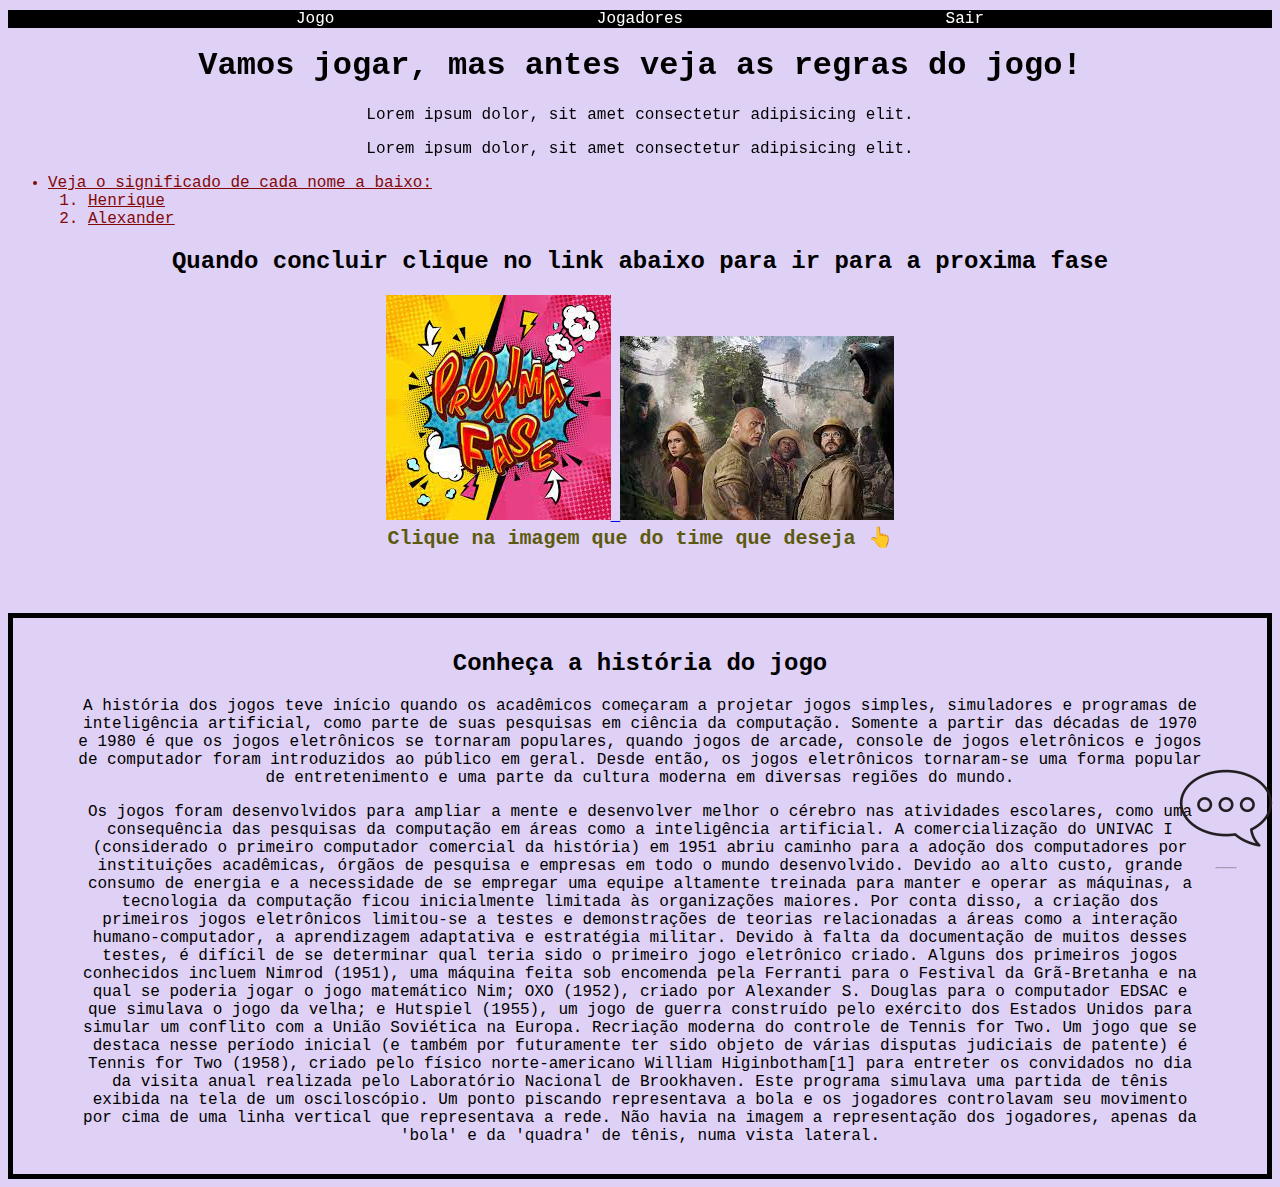
<file: aprendendo/index.html>
<!DOCTYPE html>
<html lang="pt-br">
<head>
    <meta charset='UTF-8'>
    <meta http-equiv='X-UA-Compatible' content='IE=edge'>
    <meta name='viewport' content='width=device-width, initial-scale=1'>
    <link rel="preconnect" href="https://fonts.gstatic.com">
    <link href="https://fonts.googleapis.com/css2?family=Roboto:ital,wght@1,100&display=swap" rel="stylesheet"><!-- googleFonts -->
    <link href="style.css" rel="stylesheet"> <!-- CSS -->
    <link href="https://www.makerzine.com.br/wp-content/uploads/2021/02/Kahoot_Icon.png" rel="shortcut icon"> <!-- facon -->
    <title>Kahoot!</title>
</head>

<body>
    <div class="cabecalho">
        <p>Jogo</p>
        <p>Jogadores</p>
        <p>Sair</p>
    </div>
    <h1 class="inicio"> Vamos jogar, mas antes veja as regras do jogo!</h1>
    <div class="paragrafo">
        <p class="um"> Lorem ipsum dolor, sit amet consectetur adipisicing elit. </p>
        <p class="dois"> Lorem ipsum dolor, sit amet consectetur adipisicing elit.</p>
    </div>
    
    <ul> 
        <li>Veja o significado de cada nome a baixo:</li>
            <ol>
                <a href = https://www.dicionariodenomesproprios.com.br/busca.php?=henrique><li> Henrique</li></a> 
                <a href=https://www.dicionariodenomesproprios.com.br/busca.php?q=alexander><li> Alexander</li></a>
            </ol>
    </ul>
    
    <h2> Quando concluir clique no link abaixo para ir para a proxima fase</h2>
    <div>
        <a href="index2.html" class="imagem">
            <img src="./img/proxima.jpg" alt="Proxima fase">   
            
        </a>
        <a href="index2.html" class="imagem">
            <img src="./img/o que esta esperando.jpg" alt="O que você esta esperando?">
        </a>
    </div>
    
    <p class="clique"> Clique na imagem que do time que deseja 👆</p>
    
    <div class="historia">
        <h2>Conheça a história do jogo</h2>
            <p> A história dos jogos teve início quando os acadêmicos começaram a projetar jogos simples, simuladores e programas de inteligência artificial, como parte de suas pesquisas em ciência da computação. Somente a partir das décadas de 1970 e 1980 é que os jogos eletrônicos se tornaram populares, quando jogos de arcade, console de jogos eletrônicos e jogos de computador foram introduzidos ao público em geral. Desde então, os jogos eletrônicos tornaram-se uma forma popular de entretenimento e uma parte da cultura moderna em diversas regiões do mundo.</p>
            <p> Os jogos foram desenvolvidos para ampliar a mente e desenvolver melhor o cérebro nas atividades escolares, como uma consequência das pesquisas da computação em áreas como a inteligência artificial. A comercialização do UNIVAC I (considerado o primeiro computador comercial da história) em 1951 abriu caminho para a adoção dos computadores por instituições acadêmicas, órgãos de pesquisa e empresas em todo o mundo desenvolvido. Devido ao alto custo, grande consumo de energia e a necessidade de se empregar uma equipe altamente treinada para manter e operar as máquinas, a tecnologia da computação ficou inicialmente limitada às organizações maiores. Por conta disso, a criação dos primeiros jogos eletrônicos limitou-se a testes e demonstrações de teorias relacionadas a áreas como a interação humano-computador, a aprendizagem adaptativa e estratégia militar. Devido à falta da documentação de muitos desses testes, é difícil de se determinar qual teria sido o primeiro jogo eletrônico criado. Alguns dos primeiros jogos conhecidos incluem Nimrod (1951), uma máquina feita sob encomenda pela Ferranti para o Festival da Grã-Bretanha e na qual se poderia jogar o jogo matemático Nim; OXO (1952), criado por Alexander S. Douglas para o computador EDSAC e que simulava o jogo da velha; e Hutspiel (1955), um jogo de guerra construído pelo exército dos Estados Unidos para simular um conflito com a União Soviética na Europa. Recriação moderna do controle de Tennis for Two. Um jogo que se destaca nesse período inicial (e também por futuramente ter sido objeto de várias disputas judiciais de patente) é Tennis for Two (1958), criado pelo físico norte-americano William Higinbotham[1] para entreter os convidados no dia da visita anual realizada pelo Laboratório Nacional de Brookhaven. Este programa simulava uma partida de tênis exibida na tela de um osciloscópio. Um ponto piscando representava a bola e os jogadores controlavam seu movimento por cima de uma linha vertical que representava a rede. Não havia na imagem a representação dos jogadores, apenas da 'bola' e da 'quadra' de tênis, numa vista lateral.</p>
    </div>
    
    <img src="./img/chat.png" alt="chat" id="chat">

</body>
</html>
</file>
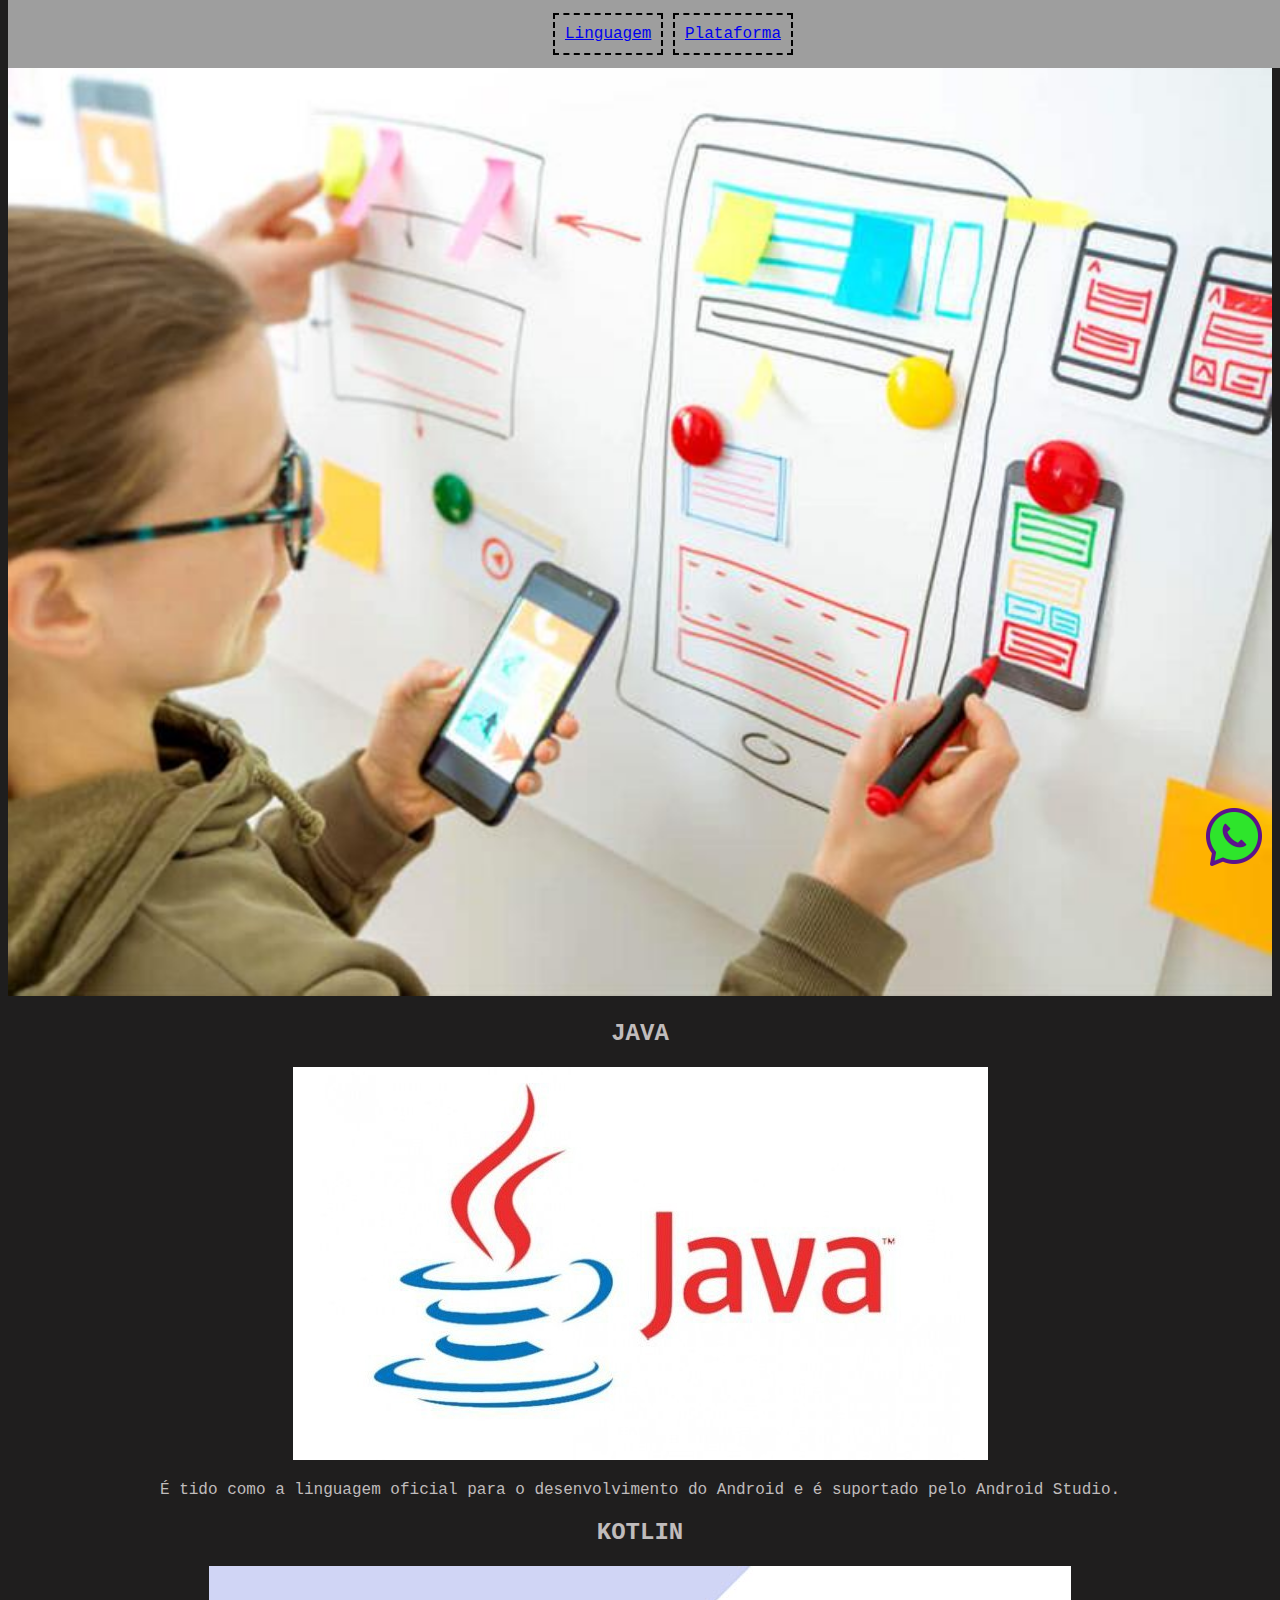
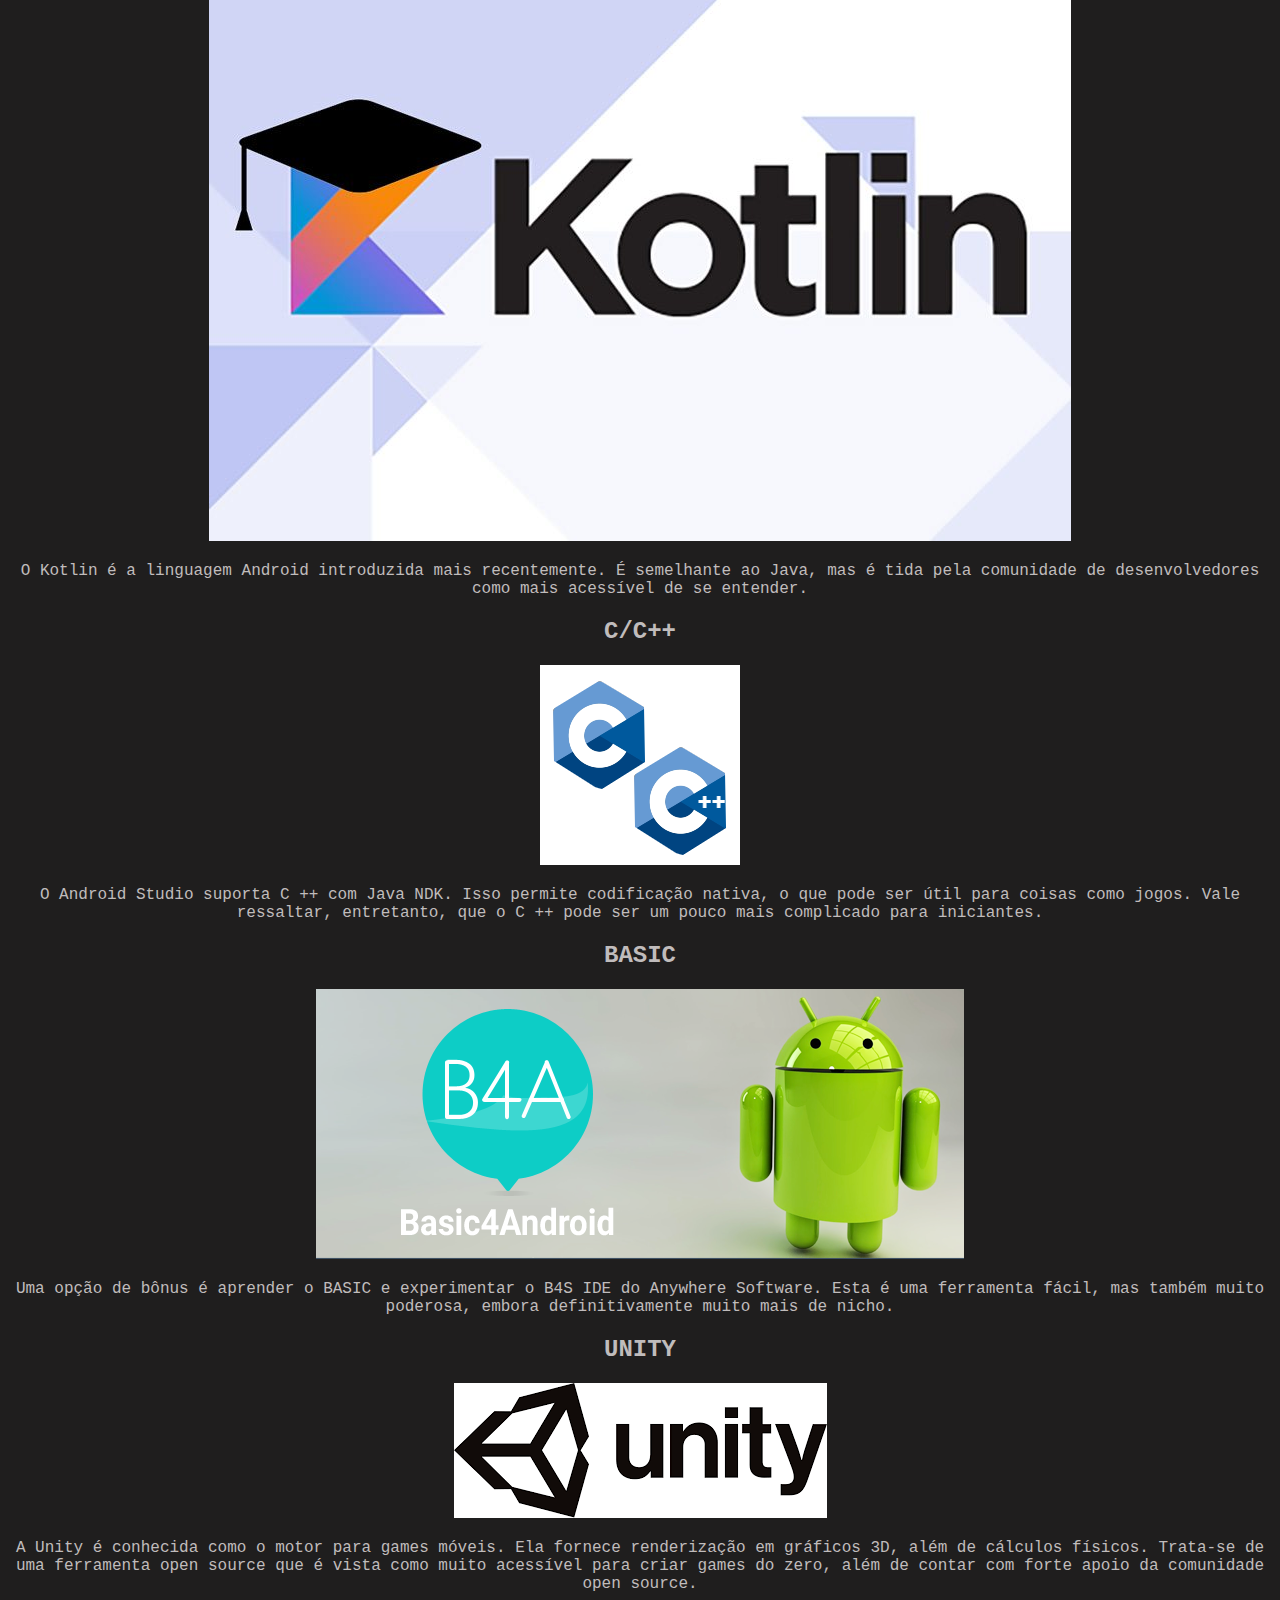
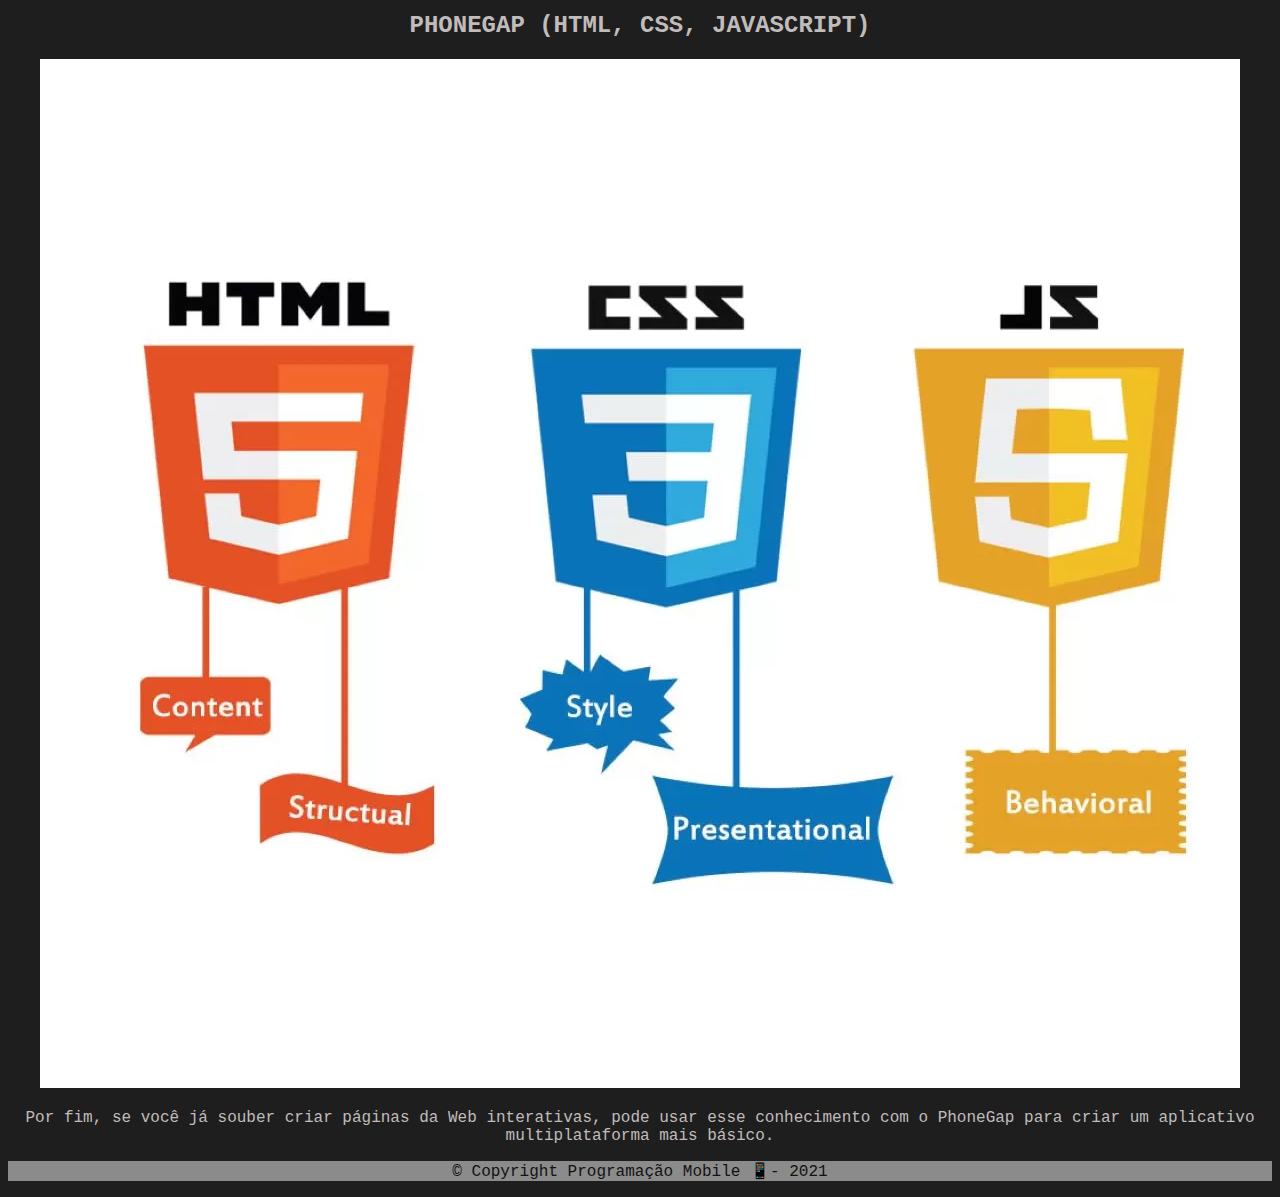
<file: desafios/projeto1_Site_23_06_2021/index.html>
<!DOCTYPE html>
<html lang="pt-br">
<head>
    <meta charset='UTF-8'>
    <meta http-equiv='X-UA-Compatible' content='IE=edge'>
    <meta name='viewport' content='width=device-width, initial-scale=1'>
    <link rel="preconnect" href="https://fonts.gstatic.com">
    <link href="https://fonts.googleapis.com/css2?family=Roboto:ital,wght@1,100&display=swap" rel="stylesheet"><!-- googleFonts -->
    <link href="style.css" rel="stylesheet"> <!-- CSS -->
    <link href="./img/icon.png" rel="shortcut icon"> <!-- facon -->
    <title>Mobile!</title>
</head>

<body>
    <main>
        <header class="cabecalho">
            <!-- <img src='./img/icon.png' class='cell'> -->
            <a href='#linguagem'>Linguagem</a>
            <a href='#plataforma'>Plataforma</a>
            <i class="fa fa-caret-down"></i>
        </header>
        <img class='banner' src='./img/banner.jpg'>

        <div class="liguagem">
            <h2>JAVA</h2>
            <img src='./img/java-logo.jpg'>
            <P>É tido como a linguagem oficial para o desenvolvimento do Android e é suportado pelo Android Studio.</P>
            
            
            <h2>KOTLIN</h2>
            <img src='./img/aprenda-kotlin-862x575.jpg'>
            <p>O Kotlin é a linguagem Android introduzida mais recentemente. É semelhante ao Java, mas é tida pela comunidade de desenvolvedores como mais acessível de se entender.</p>
            

            <h2>C/C++</h2>
            <img src='./img/c-logo.png'>
            <p>O Android Studio suporta C ++ com Java NDK. Isso permite codificação nativa, o que pode ser útil para coisas como jogos. Vale ressaltar, entretanto, que o C ++ pode ser um pouco mais complicado para iniciantes.</p>
            

            <h2>BASIC</h2>
            <img src='./img/b4a.png'>
            <p>Uma opção de bônus é aprender o BASIC e experimentar o B4S IDE do Anywhere Software. Esta é uma ferramenta fácil, mas também muito poderosa, embora definitivamente muito mais de nicho.</p>
            

            <h2>UNITY</h2>
            <img src='./img/download.png'>
            <p>A Unity é conhecida como o motor para games móveis. Ela fornece renderização em gráficos 3D, além de cálculos físicos. Trata-se de uma ferramenta open source que é vista como muito acessível para criar games do zero, além de contar com forte apoio da comunidade open source.</p>
            

            <h2>PHONEGAP (HTML, CSS, JAVASCRIPT)</h2>
            <img src='./img/html-css-js-1.webp'>
            <p>Por fim, se você já souber criar páginas da Web interativas, pode usar esse conhecimento com o PhoneGap para criar um aplicativo multiplataforma mais básico.</p>
            

        </div>

        
        <img src="./img/whatsapp.png" alt="chat" id="chat">
       
        
             
    </main>
    
    
    <footer>
       <p class="copyright"> &copy; Copyright Programação Mobile 📱- 2021</p>
    </footer>

</body>
</html>
</file>
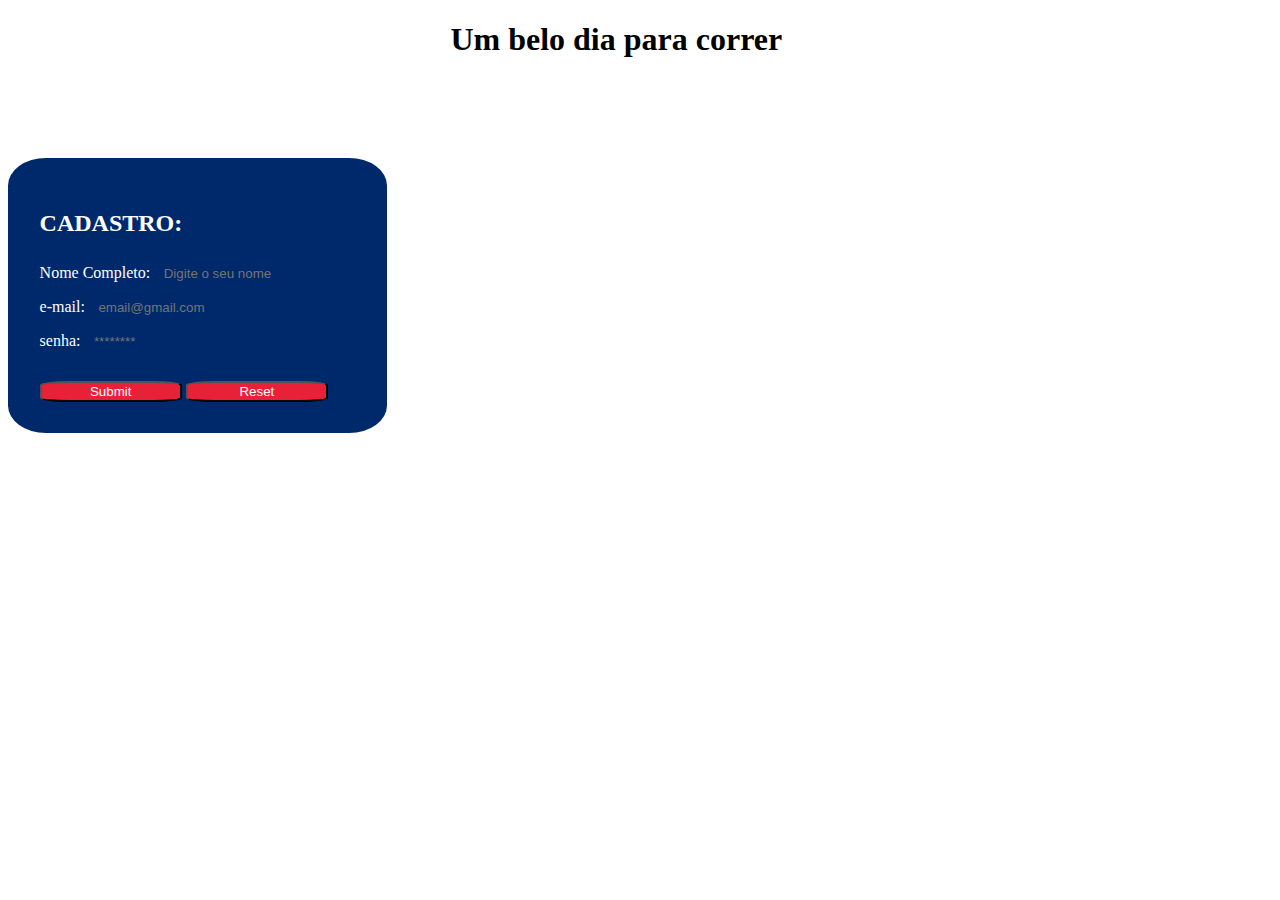
<file: desafios/projeto2_Formulario_05_07_2021/index.html>
<!DOCTYPE html>
<html lang="pt-br">
<head>
    <meta charset="UTF-8">
    <meta http-equiv="X-UA-Compatible" content="IE=edge">
    <meta name="viewport" content="width=device-width, initial-scale=1.0">
    <!-- Font do site -->
    <link rel="preconnect" href="https://fonts.googleapis.com">
    <link rel="preconnect" href="https://fonts.gstatic.com" crossorigin>
    <link href="https://fonts.googleapis.com/css2?family=Roboto:wght@300&display=swap" rel="stylesheet">
    <!-- Favicon -->
    <link rel="shortcut icon" href="./img/icon.png" type="image/x-icon">
    <!-- CSS principal -->
    <link rel="stylesheet" href="./css/style.css">
    <!-- CSS HOVER -->
    <link rel="stylesheet" href="./css/hover.css">
    <!-- CSS ANIMAÇÕES -->
    <link rel="stylesheet" href="./css/animate.css">
    <!-- Titulo do site -->
    <title>Correr - Formulário</title>
</head>
<body>
    <h1>Um belo dia para correr</h1>
    <!--  Caixa do formulario-->
    <form class='slide-formulario' id='form' method='POST'>
        
        <h2>CADASTRO:</h2>
        <!-- nome completo: -->
        <div>
            <label for='nome'>Nome Completo:</label>
            <input class='hover' type='text' id='nome' name='nome' placeholder = 'Digite o seu nome'>  
        </div>
         <!-- e-mail: --> 
        <div>
            <label for='email'>e-mail:</label>
            <input class='hover' type='email' id='email' name='email' placeholder = 'email@gmail.com'>  
        </div>
          <!--  Senha (placeholder) --> 
        <div>
            <label for='senha'>senha:</label>
            <input class='hover' type='password' id='senha' placeholder = '********'>  
        </div>
         <!-- Botao - submit e reset -->
        <div>
            <button class='btn'>Submit</button>
            <button class='btn'>Reset</button>
        </div>
    </form> 
</body>
</html>
</file>
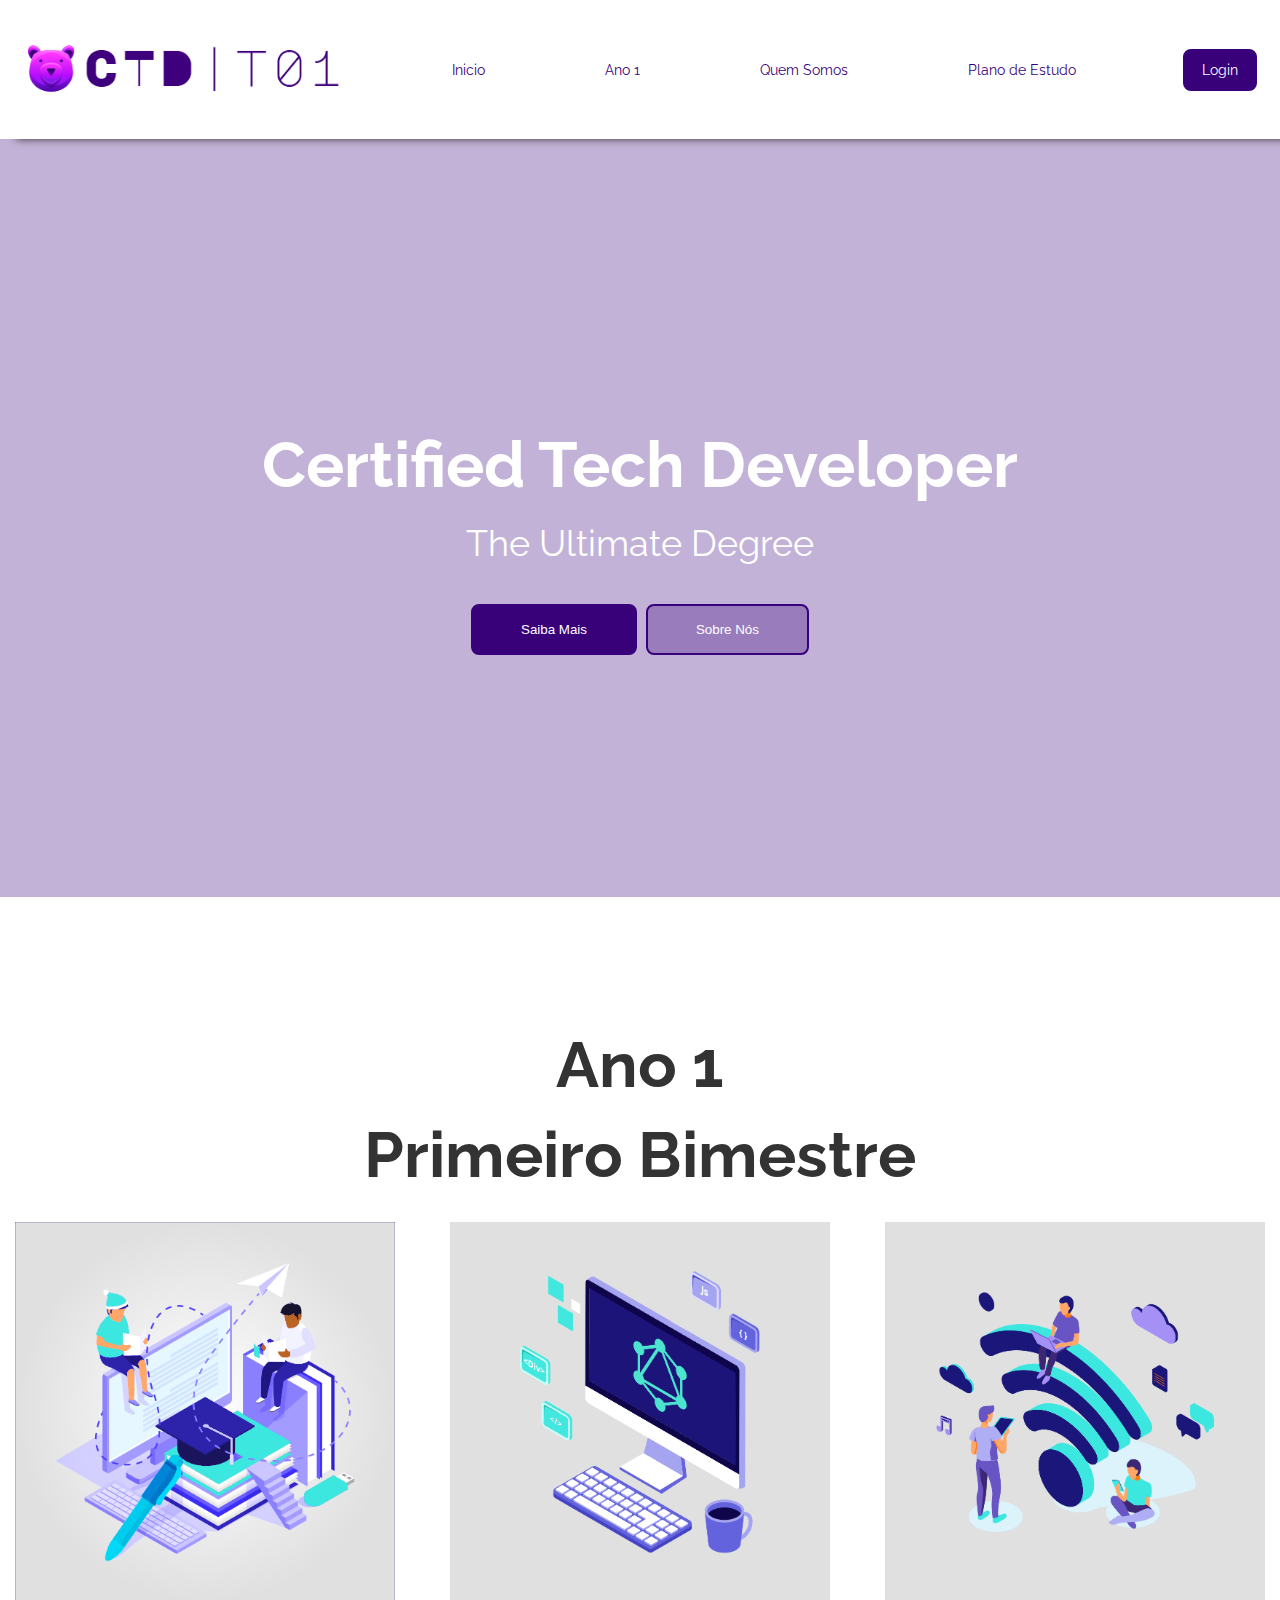
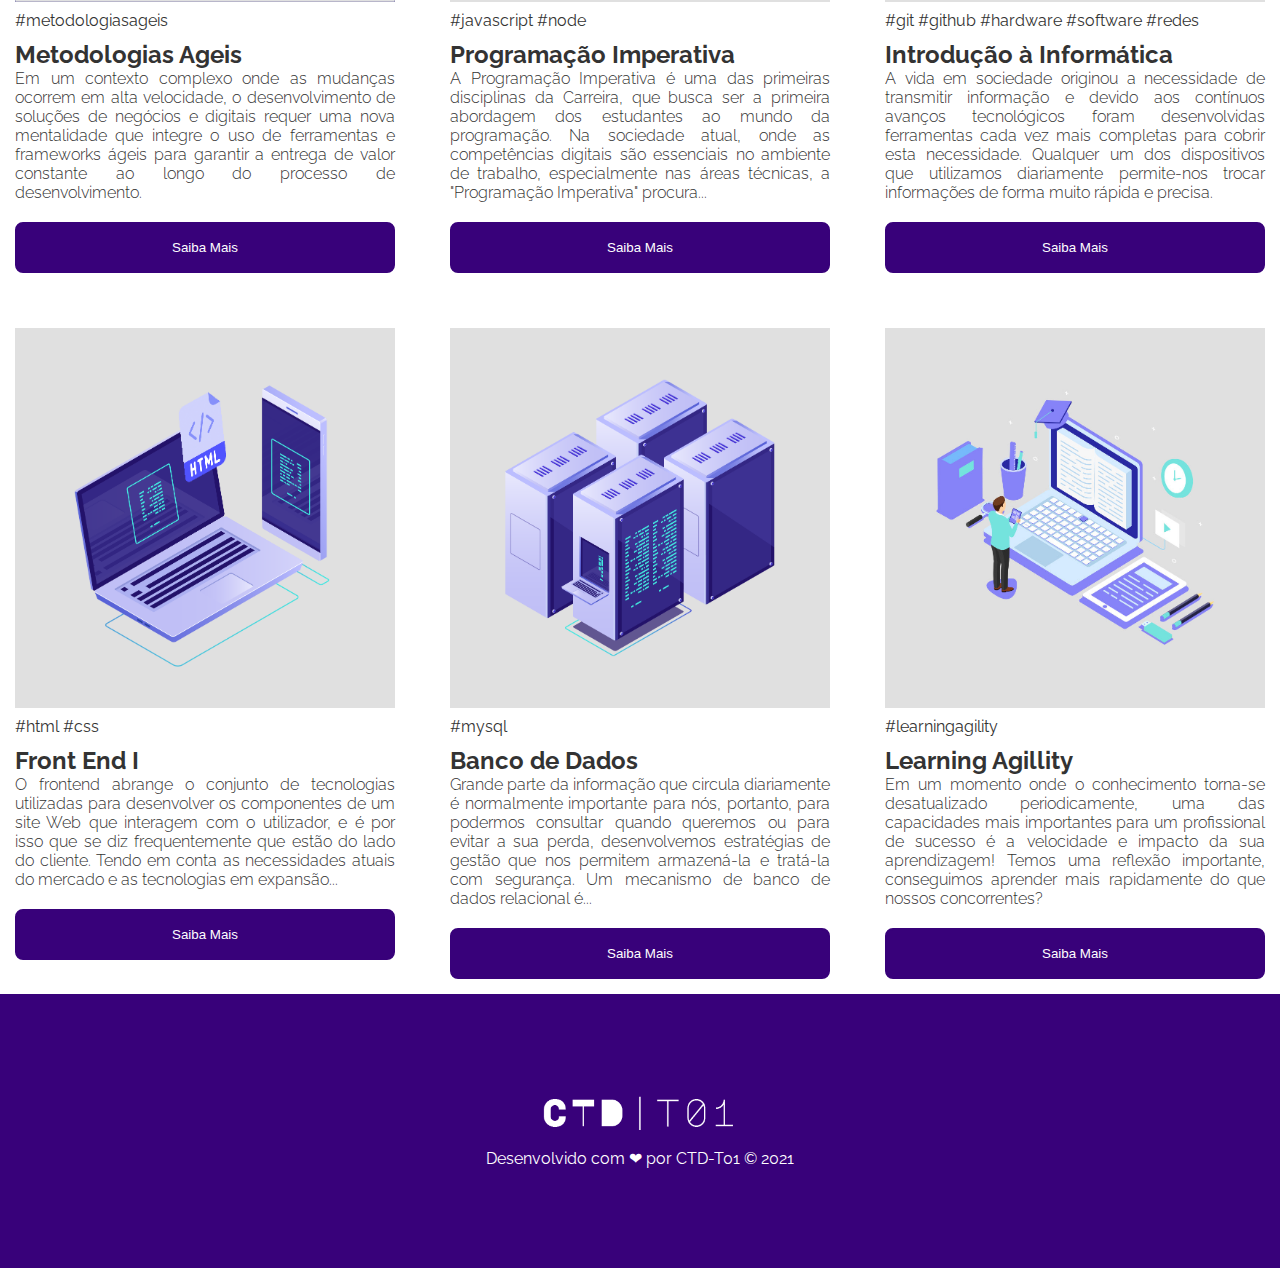
<file: desafios/siteDaTurma/projeto-empresa-master/index.html>
<!DOCTYPE html>
<html lang="pt-br">

<head>
    <meta charset="UTF-8">
    <meta http-equiv="X-UA-Compatible" content="IE=edge">
    <meta name="viewport" content="width=device-width, initial-scale=1.0">

    <!--FAVICON-->
    <link rel="shortcut icon" href="./assets/img/favicon.png">

    <!--LINK CSS-->
    <link rel="stylesheet" href="./css/styles.css">
    <link rel="stylesheet" href="./css/hover.css">

    <!--LINK FONTE-->
    <link rel="preconnect" href="https://fonts.googleapis.com">
    <link rel="preconnect" href="https://fonts.gstatic.com" crossorigin>
    <link
        href="https://fonts.googleapis.com/css2?family=Raleway:ital,wght@0,300;0,400;0,700;1,300;1,400;1,700&display=swap"
        rel="stylesheet">


    <title>CTD|T01</title>
</head>

<body>

    <header id="header">
        <nav>
            <a href="#"><img id="logo" src="./assets/img/logo.png" alt="Logo CTD Turma 1"></a>
            <ul class="menu">
                <li><a class="h" href="#">Inicio</a></li>
                <li><a class="h" href="#Curso">Ano 1</a></li>
                <li><a class="h" href="./html/colabs.html">Quem Somos</a></li>
                <li><a class="h"
                        href="https://assets.digitalhouse.com/content/br/course/certified-tech-developer-fulltime.pdf"
                        target="_blank">Plano de Estudo</a></li>
            </ul>
            <a class="btn_login" href="./html/login.html">Login</a></li>
        </nav>
    </header>



    <main id="main">
        <div id="banner">
            <h1>Certified Tech Developer</h1>
            <h3>The Ultimate Degree<h3>
                    <a href="#Curso"><button id="btn_banner">Saiba Mais</button></a>
                    <a href="./html/colabs.html"><button id="btn_banner2">Sobre Nós</button></a>
        </div>

        <div id="Curso">

            <div id="ano1">
                <h2>Ano 1</h2>
                <!-- 

                    1 bimestre

                 -->
                <h2>Primeiro Bimestre</h2>
                <div id="primeiro">


                    <!-- metodologiasAgeis -->
                    <div id="cards">
                        <!-- imagem representativa? -->
                        <img src="./assets/img/ma.png" alt="Metodologias Ageis">
                        <p id="hash">#metodologiasageis</p>
                        <h3>Metodologias Ageis</h3>
                        <p id="corpo">Em um contexto complexo onde as mudanças ocorrem em alta velocidade, o
                            desenvolvimento de soluções de negócios e digitais requer uma nova mentalidade que
                            integre o uso de ferramentas e frameworks ágeis para garantir a entrega de valor constante
                            ao longo do processo de desenvolvimento.
                            <!--Diante desse cenário, organizações e pessoas demonstraram a necessidade de liberar
                            mecanismos tradicionais de trabalho originalmente focados em processos estanques e
                            lineares que exigiam grandes investimentos em tempo, dinheiro, esforço e grandes margens
                            de erro. O agilismo como movimento reúne pessoas que vivem no mundo moderno do
                            trabalho e estão constantemente em busca de melhores maneiras de aprender e criar valor
                            em ambientes mais humanos.
                            Para desenvolver negócios e soluções digitais devemos ser ágeis. Ser ágil é a capacidade de
                            delinear as etapas a seguir a partir do aprendizado que advém dos resultados produzidos
                            pelas etapas anteriores e a capacidade de se adaptar às mudanças do contexto, para atingir
                            os objetivos propostos de forma eficaz.
                            Os desafios atuais denotam que ser ágil não é mais uma opção, é uma condição para
                            trabalhar neste mundo complexo. Passaremos juntos e juntos as bases, história, frameworks
                            e ferramentas ágeis e como eles aplicam todos esses aprendizados ao desenvolvimento de
                            soluções digitais.-->
                        </p>
                        <a href="./html/metodologia.html">
                            <button id='mais'>Saiba Mais</button>
                        </a>
                    </div>

                    <!-- programacaoImperativa -->
                    <div id="cards">
                        <!-- imagem representativa? -->
                        <img src="./assets/img/pi.png" alt="Programação Imperativa">
                        <p id="hash">#javascript #node</p>
                        <h3>Programação Imperativa</h3>
                        <p id="corpo">A Programação Imperativa é uma das primeiras disciplinas da Carreira, que busca
                            ser
                            a primeira abordagem dos estudantes ao mundo da programação.
                            Na sociedade atual, onde as competências digitais são essenciais no ambiente de
                            trabalho, especialmente nas áreas técnicas, a "Programação Imperativa" procura...
                            <!--
                            transmitir as bases da programação de modo a gerar as bases necessárias para o
                            crescimento dos estudantes e conseguir a incorporação dos conceitos fundamentais
                            para formar um profissional competente.
                            Os conteúdos foram concebidos para que os estudantes incorporem o pensamento
                            computacional que lhes permitirá estruturar os seus mecanismos de resolução de
                            problemas.-->
                        </p>
                        <a href="./html/programacaoimperativa.html">
                            <button id='mais'>Saiba Mais</button>
                        </a>
                    </div>

                    <!-- introInformatica -->
                    <div id="cards">
                        <!-- imagem representativa? -->
                        <img src="./assets/img/ii.png" alt="Introdução à Informática">
                        <p id="hash">#git #github #hardware #software #redes</p>
                        <h3>Introdução à Informática</h3>
                        <p id="corpo">A vida em sociedade originou a necessidade de transmitir informação e devido aos
                            contínuos
                            avanços tecnológicos foram desenvolvidas ferramentas cada vez mais completas para cobrir
                            esta necessidade.
                            Qualquer um dos dispositivos que utilizamos diariamente permite-nos trocar informações de
                            forma muito rápida e precisa.
                            <!--
                            A disciplina Introdução à Informática visa fornecer os conhecimentos básicos necessários
                            para os conteúdos que serão abordados na carreira e na formação profissional dos
                            estudantes-->
                        </p>
                        <a href="./html/introducaoinformatica.html">
                            <button id='mais'>Saiba Mais</button>
                        </a>
                    </div>

                    <!-- frontEnd1 -->
                    <div id="cards">
                        <!-- imagem representativa? -->
                        <img src="./assets/img/fe.png" alt="Front End I">
                        <p id="hash">#html #css</p>
                        <h3>Front End I</h3>
                        <p id="corpo">O frontend abrange o conjunto de tecnologias utilizadas para desenvolver os
                            componentes
                            de um site Web que interagem com o utilizador, e é por isso que se diz frequentemente que
                            estão do lado do cliente.
                            Tendo em conta as necessidades atuais do mercado e as tecnologias em expansão...
                            <!--,
                            propomos que os estudantes adquiram as ferramentas e competências necessárias para a
                            criação de locais visualmente atrativos, funcionais e adaptáveis a diferentes dispositivos.
                            É de suma importância que adquiram os conceitos inerentes às linguagens HTML e CSS e
                            ponham constantemente em prática as etiquetas de linguagem do mercado-->
                        </p>
                        <a href="./html/frontend.html">
                            <button id='mais'>Saiba Mais</button>
                        </a>
                    </div>

                    <!-- banco de dados -->
                    <div id="cards">
                        <!-- imagem representativa? -->
                        <img src="./assets/img/bd.png" alt="Banco de Dados">
                        <p id="hash">#mysql</p>
                        <h3>Banco de Dados</h3>
                        <p id="corpo">Grande parte da informação que circula diariamente é normalmente importante para
                            nós,
                            portanto, para podermos consultar quando queremos ou para evitar a sua perda,
                            desenvolvemos estratégias de gestão que nos permitem armazená-la e tratá-la com
                            segurança.
                            Um mecanismo de banco de dados relacional é...
                            <!-- a ferramenta que nos permite implementar
                            soluções completas e integradas para a Gestão de Informações. O tratamento do mesmo é
                            indispensável em qualquer linguagem de programação orientada para o tratamento de
                            dados, e portanto, em qualquer aplicação informática que pretenda geri-los.-->
                        </p> <a href="./html/bancodedados.html">
                            <button id='mais'>Saiba Mais</button>
                        </a>
                    </div>

                    <!-- learning agillity -->
                    <div id="cards">
                        <!-- imagem representativa? -->
                        <img src="./assets/img/la.jpg" alt="Learning Agillity">
                        <p id="hash">#learningagility</p>
                        <h3>Learning Agillity</h3>
                        <p id="corpo">Em um momento onde o conhecimento torna-se desatualizado periodicamente, uma
                            das capacidades mais importantes para um profissional de sucesso é a velocidade e
                            impacto da sua aprendizagem! Temos uma reflexão importante, conseguimos
                            aprender mais rapidamente do que nossos concorrentes?
                            <!--
                            Os métodos de aprendizagem tradicionais, que se baseiam na transferência de
                            conhecimento entre especialista e aprendiz, estão defasados. Agora, é necessário um
                            protagonismo e quem precisa criar seu próprio conhecimento, ao pesquisar ideias de
                            várias fontes, realizar experimentos no seu próprio contexto, e então compartilhar
                            seus pensamentos com o mundo, é você.
                            Quando falamos de learning agility, não podemos desconectar de aprendizagem
                            emergente, auto-organizada, como a base para o aprendizado de assuntos
                            complexos. Nesse módulo entenderemos o contexto desse desafio, como nós
                            devemos nos comportar perante o conhecimento e quais técnicas podemos utilizar
                            no dia a dia para nos tornarmos o profissional do futuro.-->
                        </p> <a href="./html/learning.html">
                            <button id='mais'>Saiba Mais</button>
                        </a>
                    </div>

                </div>

    </main>

    <footer id="footer">
        <a href="#"><img src="./assets/img/logo-branco.png" alt="logo branco"></a>
        <p>Desenvolvido com ❤ por CTD-T01 © 2021</p>
    </footer>
</body>

</html>
</file>
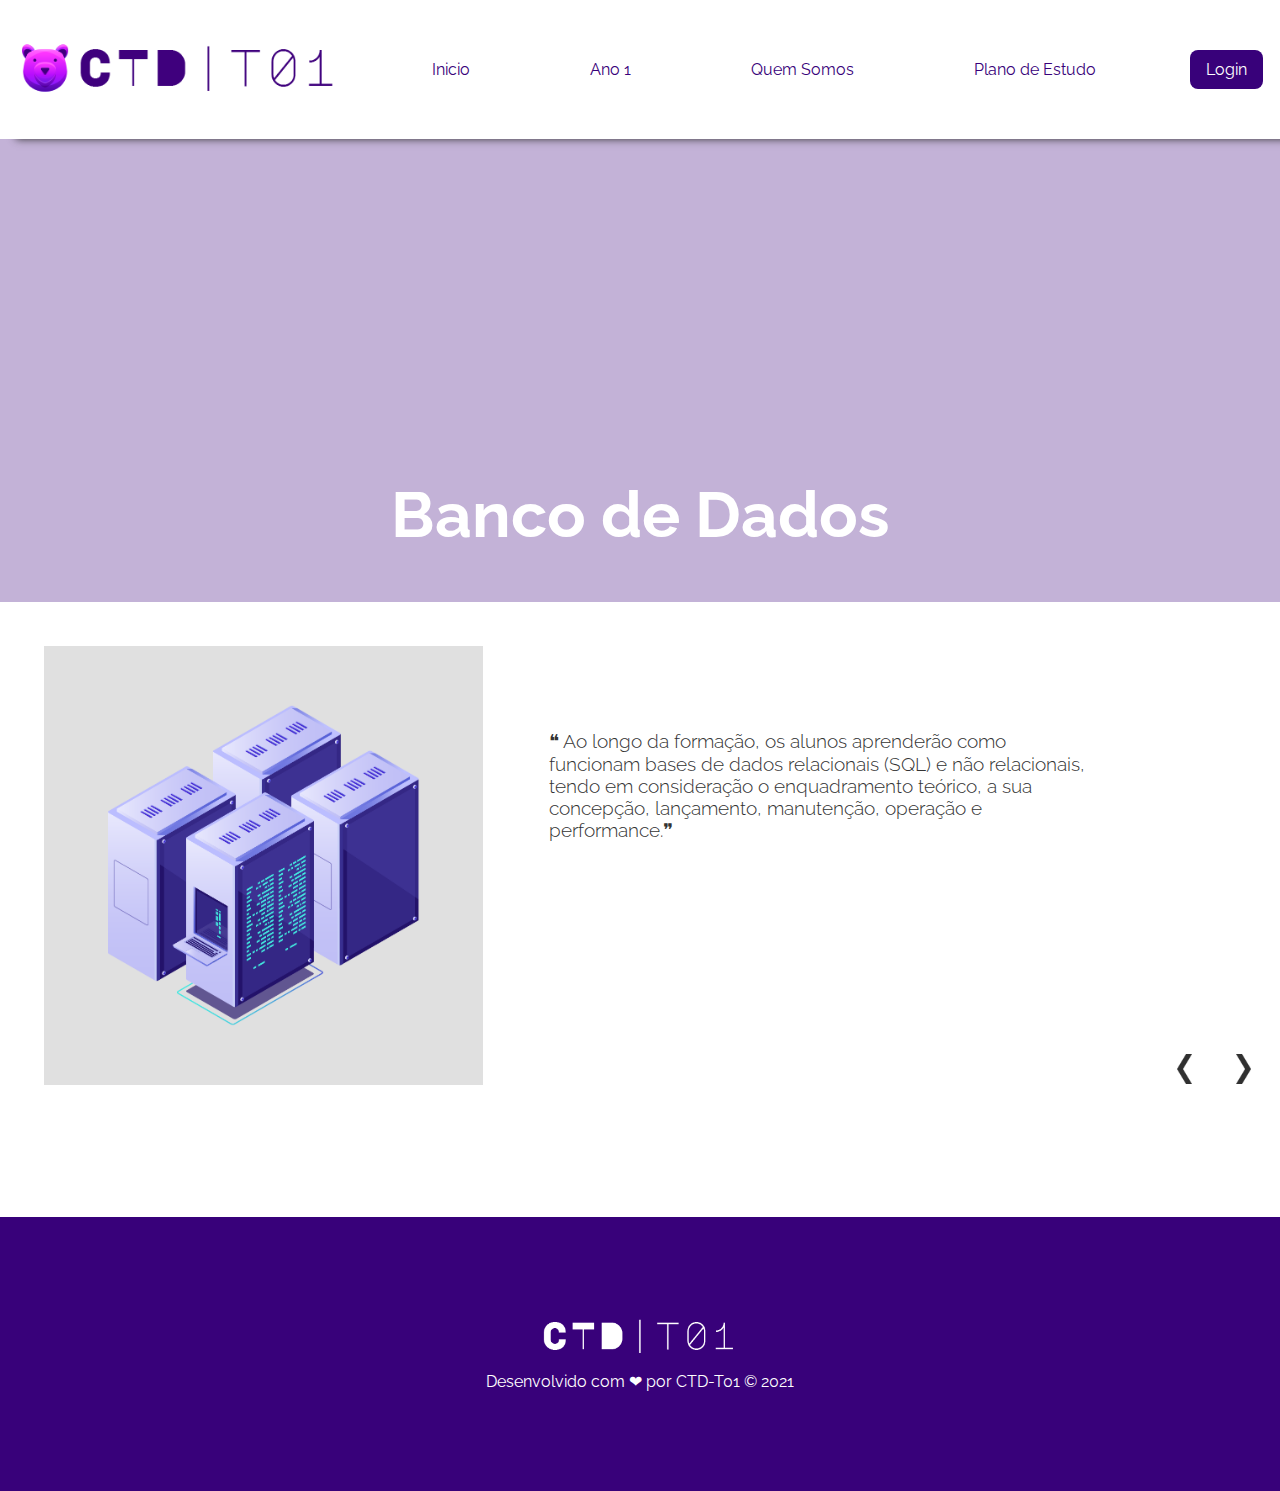
<file: desafios/siteDaTurma/projeto-empresa-master/html/bancodedados.html>
<!DOCTYPE html>
<html lang="pt-br">

<head>
    <meta charset="UTF-8">
    <meta http-equiv="X-UA-Compatible" content="IE=edge">
    <meta name="viewport" content="width=device-width, initial-scale=1.0">

    <!--FAVICON-->
    <link rel="shortcut icon" href="../assets/img/favicon.png">

    <!--LINK CSS-->
    <link rel="stylesheet" href="../css/hover.css">
    <link rel="stylesheet" href="../css/styles.css">
    <link rel="stylesheet" href="../css/styleCursos.css">

    <!--LINK FONTE-->
    <link rel="preconnect" href="https://fonts.googleapis.com">
    <link rel="preconnect" href="https://fonts.gstatic.com" crossorigin>
    <link href="https://fonts.googleapis.com/css2?family=Raleway:ital,wght@0,300;0,400;0,700;1,300;1,400;1,700&display=swap" rel="stylesheet">

    <!-- link nosso -->
    <link rel="stylesheet" href="../css/styleCursos.css">

    <title>Banco de dados</title>
</head>

<body>

    <header id="header">
        <nav>
            <a href="../index.html"><img id="logo" src="../assets/img/logo.png" alt="Logo CTD Turma 1"></a>
            <ul class="menu">
                <li><a class="h" href="../index.html">Inicio</a></li>
                <li><a class="h" href="../index.html#Curso">Ano 1</a></li>
                <li><a class="h" href="../html/colabs.html">Quem Somos</a></li>
                <li><a class="h" href="https://assets.digitalhouse.com/content/br/course/certified-tech-developer-fulltime.pdf" target="_blank">Plano de Estudo</a></li>
            </ul>
            <a href="./login.html" class="btn_login">Login</a></li>
        </nav>
    </header>



    <main id="main">
       
        <!-- Título do Curso -->
        <div id="banner">
         <h1>Banco de Dados</h1>
        </div>

        <div id="ctpai">

            <!-- Imagem do Curso -->
            <div id="imgCursos">
             <img src="../assets/img/bd.png" alt="Banco de Dados">
            </div>

         <!-- Descrição do Curso -->
            <div id="descricao">
                <p> &#10077; Ao longo da formação, os alunos aprenderão 
                como funcionam bases de dados relacionais (SQL) e não
                relacionais, tendo em consideração o enquadramento
                teórico, a sua concepção, lançamento, manutenção,
                operação e performance.&#10078;
                </p>
             </div>

        </div>

        <div id="setas">
            <div>
            <a href="./programacaoimperativa.html"><img src="../assets/img/chevron-left-96.png" alt=""></a> 
            </div>
            
            <div>
            <a href="./frontend.html"><img src="../assets/img/chevron-right-96.png" alt=""></a> 
            </div>
        </div>


    </main>

    <footer id="footer">
        <a href="#"><img src="../assets/img/logo-branco.png" alt="logo branco"></a>
        <p>Desenvolvido com ❤ por CTD-T01 © 2021</p>
    </footer>
</body>

</html>
</file>
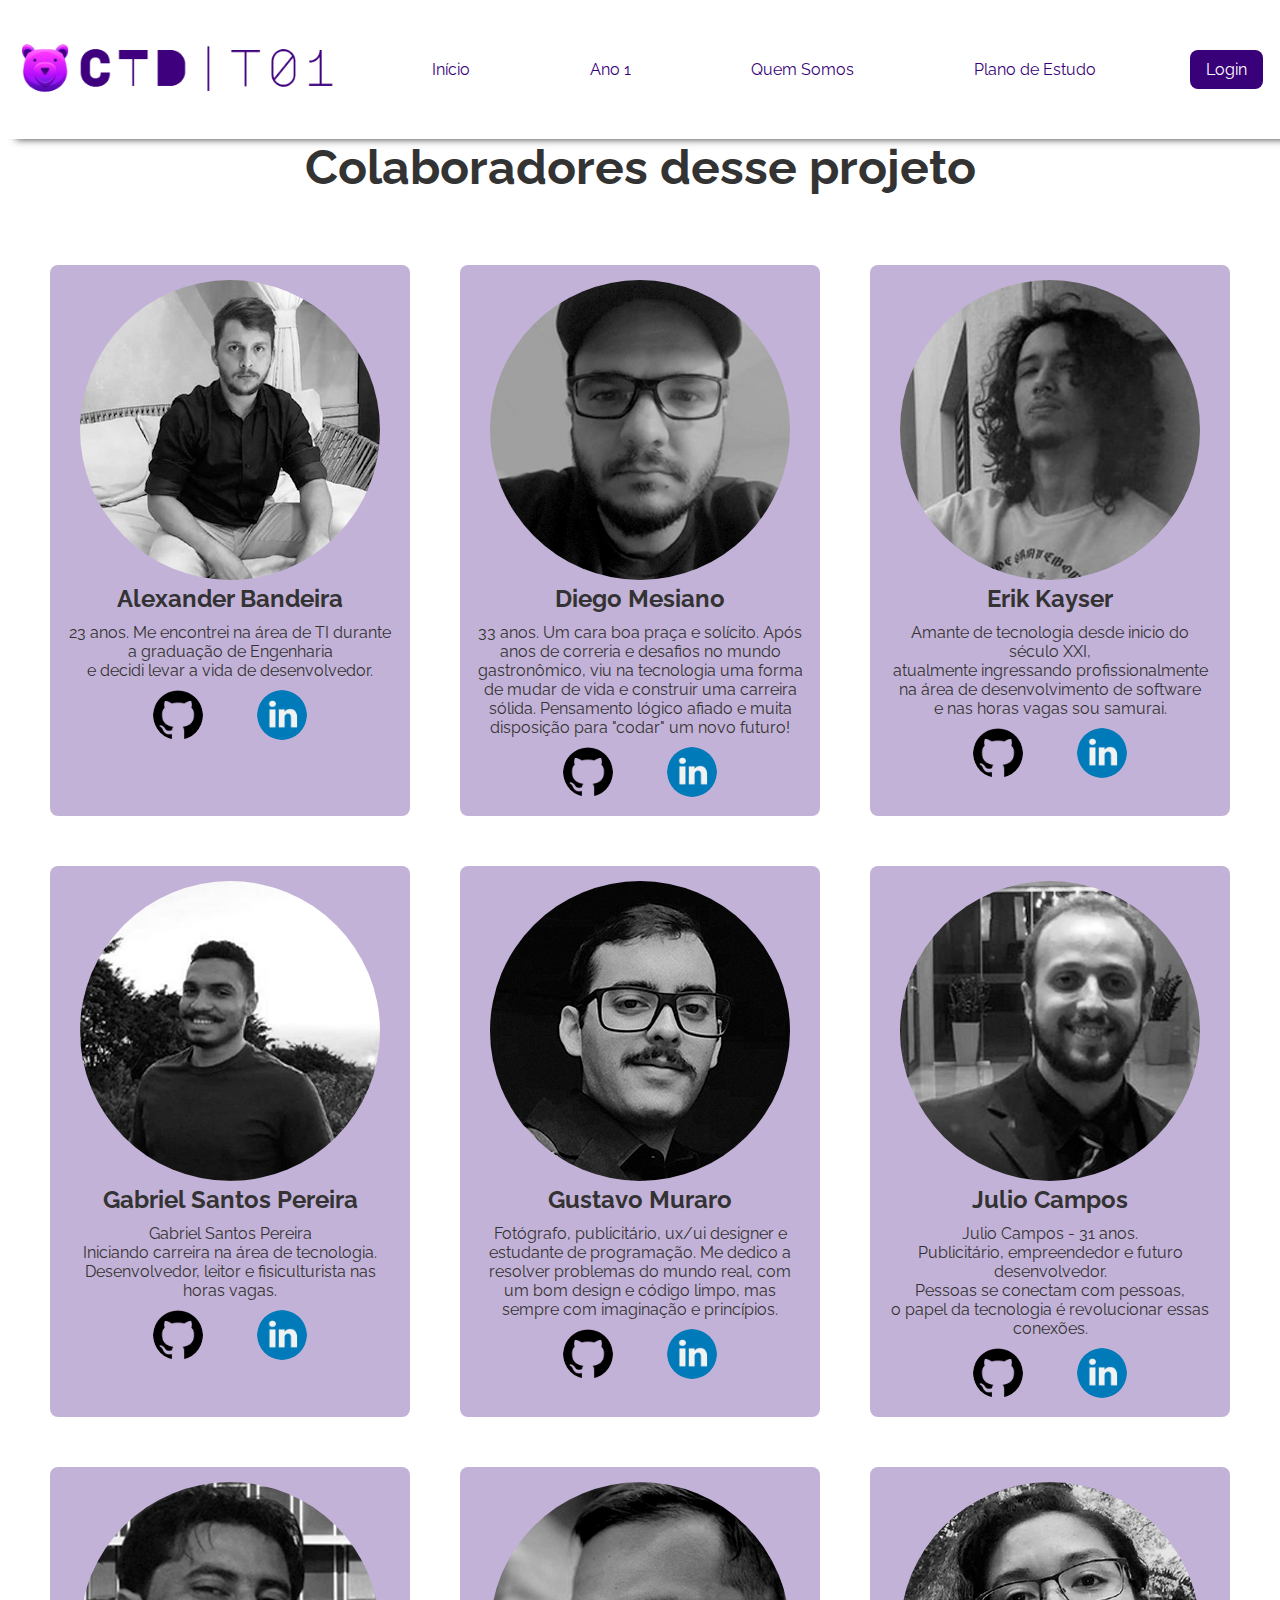
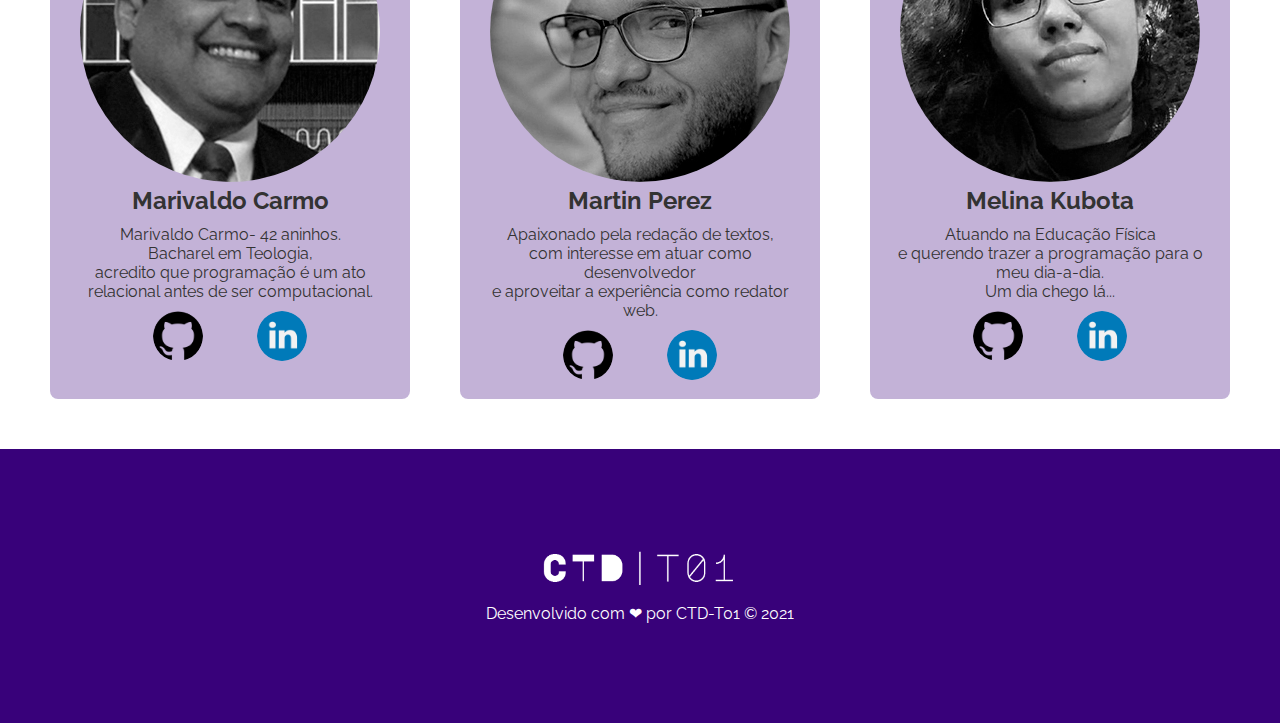
<file: desafios/siteDaTurma/projeto-empresa-master/html/colabs.html>
<!DOCTYPE html>
<html lang="en">

<head>
    <meta charset="UTF-8">
    <meta name="viewport" content="width=device-width, initial-scale=1.0">
    <meta http-equiv="X-UA-Compatible" content="ie=edge">

    <title>Colaboradores</title>

    <!--FAVICON-->
    <link rel="shortcut icon" href="../assets/img/favicon.png">


    <!--LINK CSS-->
    <link rel="stylesheet" href="../css/hover.css">
    <link rel="stylesheet" href="../css/styles.css">
    <link rel="stylesheet" href="../css/styleCursos.css">

    <!--LINK FONTE-->
    <link rel="preconnect" href="https://fonts.googleapis.com">
    <link rel="preconnect" href="https://fonts.gstatic.com" crossorigin>
    <link href="https://fonts.googleapis.com/css2?family=Raleway:ital,wght@0,300;0,400;0,700;1,300;1,400;1,700&display=swap" rel="stylesheet">

</head>

<body>
    <header id="header">
        <nav>
            <a href="../index.html"><img src="../assets/img/logo.png" alt="Logo CTD Turma 1"></a>
            <ul class="menu">
                <li><a class = "h" href="../index.html">Início</a></li>
                <li><a class = "h" href="../index.html#Curso">Ano 1</a></li>
                <li><a class = "h" href="#">Quem Somos</a></li>
                <li><a class = "h" href="https://assets.digitalhouse.com/content/br/course/certified-tech-developer-fulltime.pdf" target="_blank">Plano de Estudo</a></li>
            </ul>
            <a href="./login.html" class="btn_login">Login</a></li>
        </nav>
    </header>
    <h2 class="titulo">Colaboradores desse projeto</h2>
    <main id="corpo_alunos">
        <!-- 
            
                    ALUNOS
            
             -->

        <!-- Alexander -->
        <div id="cardAluno">
            <img src="../assets/img/alexanderbandeira.jpg" alt="">
            <h4>Alexander Bandeira</h4>
            <p> 23 anos. Me encontrei na área de TI durante a graduação de Engenharia <br>
                e decidi levar a vida de desenvolvedor. </p>
            <a id="git" href="https://github.com/devbandeira" target="_blank">
                <img src="../assets/img/git.png" alt="git hub">
            </a>
            <a id="link" href="https://www.linkedin.com/in/alexander-bandeira-5134811b7/" target="_blank">
                <img src="../assets/img/link.png" alt="git hub">
            </a>
        </div>
        <!-- Diego -->
        <div id="cardAluno">
            <img src="../assets/img/diegomesiano.jpg" alt="">
            <h4>Diego Mesiano</h4>
            <p>33 anos. Um cara boa praça e solícito.
                Após anos de correria e desafios
                no mundo gastronômico, viu na tecnologia
                uma forma de mudar de vida e construir uma
                carreira sólida. Pensamento lógico afiado e
                muita disposição para "codar" um novo futuro!</p>
            <a id="git" href="https://github.com/diego-mesiano" target="_blank">
                <img src="../assets/img/git.png" alt="git hub">
            </a>
            <a id="link" href="https://www.linkedin.com/in/diego-mesiano-87b680213/" target="_blank">
                <img src="../assets/img/link.png" alt="git hub">
            </a>
        </div>
        <!-- Erik -->
        <div id="cardAluno">
            <img src="../assets/img/erikkayser.jpeg" alt="">
            <h4>Erik Kayser</h4>
            <p> Amante de tecnologia desde inicio do século XXI,<br>
                atualmente ingressando profissionalmente na área de desenvolvimento de software <br>
                e nas horas vagas sou samurai.</p>
            <a id="git" href="https://github.com/resyakKire" target="_blank">
                <img src="../assets/img/git.png" alt="git hub">
            </a>
            <a id="link" href="https://www.linkedin.com/in/erik-kayser-b5228a212/" target="_blank">
                <img src="../assets/img/link.png" alt="git hub">
            </a>
        </div>
        <!-- Gabriel -->
        <div id="cardAluno">
            <img src="../assets/img/grabrielsantos.jpg" alt="">
            <h4>Gabriel Santos Pereira</h4>
            <p>Gabriel Santos Pereira <br>
                Iniciando carreira na área de tecnologia. <br>
                Desenvolvedor, leitor e fisiculturista nas horas vagas.</p>
            <a id="git" href="https://github.com/gSantosP" target="_blank">
                <img src="../assets/img/git.png" alt="git hub">
            </a>
            <a id="link" href="#" target="_blank">
                <img src="../assets/img/link.png" alt="git hub">
            </a>
        </div>
        <!-- Gustavo -->
        <div id="cardAluno">
            <img src="../assets/img/gustavomuraro.jpg" alt="">
            <h4>Gustavo Muraro</h4>
            <p>Fotógrafo, publicitário, ux/ui designer e estudante de 
                programação. Me dedico a resolver problemas do mundo real, 
                com um bom design e código limpo, mas sempre com imaginação 
                e princípios.</p>
            <a id="git" href="https://github.com/gustavomuraro/" target="_blank">
                <img src="../assets/img/git.png" alt="git hub">
            </a>
            <a id="link" href="https://www.linkedin.com/in/gustavomuraro/" target="_blank">
                <img src="../assets/img/link.png" alt="git hub">
            </a>
        </div>
        <!-- Julio -->
        <div id="cardAluno">
            <img src="../assets/img/juliocampos.jpg" alt="">
            <h4>Julio Campos</h4>
            <p> Julio Campos - 31 anos. <br>
                Publicitário, empreendedor e futuro desenvolvedor. <br>
                Pessoas se conectam com pessoas, <br> o papel da tecnologia é revolucionar essas conexões.</p>
            <a id="git" href="https://github.com/JulioAFC" target="_blank">
                <img src="../assets/img/git.png" alt="git hub">
            </a>
            <a id="link" href="https://www.linkedin.com/in/julio-campos-77a4331a6/" target="_blank">
                <img src="../assets/img/link.png" alt="git hub">
            </a>
        </div>


        <!-- Marivaldo -->
        <div id="cardAluno">
            <img src="../assets/img/marivaldocarmo.jpg" alt="">
            <h4>Marivaldo Carmo</h4>
            <p> Marivaldo Carmo- 42 aninhos. <br>
                Bacharel em Teologia, <br>
                acredito que programação é um ato relacional antes de ser computacional.
            </p>
            <a id="git" href="https://github.com/marivaldocarmo" target="_blank">
                <img src="../assets/img/git.png" alt="git hub">
            </a>
            <a id="link" href="https://www.linkedin.com/in/marivaldo-carmo-a45b54181/" target="_blank">
                <img src="../assets/img/link.png" alt="git hub">
            </a>
        </div>
        <!-- Martin -->
        <div id="cardAluno">
            <img src="../assets/img/martinperez.jpg" alt="">
            <h4>Martin Perez</h4>
            <p> Apaixonado pela redação de textos, <br>
                com interesse em atuar como desenvolvedor <br>
                e aproveitar a experiência como redator web.</p>
            <a id="git" href="https://github.com/martinpereztovar" target="_blank">
                <img src="../assets/img/git.png" alt="git hub">
            </a>
            <a id="link" href="#" target="_blank">
                <img src="../assets/img/link.png" alt="git hub">
            </a>
        </div>
        <!-- Melina -->
        <div id="cardAluno">
            <img src="../assets/img/melinakubota.jpg" alt="">
            <h4>Melina Kubota</h4>
            <p> Atuando na Educação Física <br>
                e querendo trazer a programação para o meu dia-a-dia. <br>
                Um dia chego lá...</p>
            <a id="git" href="https://github.com/melinaKubota" target="_blank">
                <img src="../assets/img/git.png" alt="git hub">
            </a>
            <a id="link" href="https://www.linkedin.com/in/melina-kubota-a083a0150/" target="_blank">
                <img src="../assets/img/link.png" alt="git hub">
            </a>
        </div>
    </main>
    <footer id="footer">
        <a href="../html/cursos.html"><img src="../assets/img/logo-branco.png" alt="logo branco"></a>
        <p>Desenvolvido com ❤ por CTD-T01 © 2021</p>
    </footer>
</body>

</html>
</file>
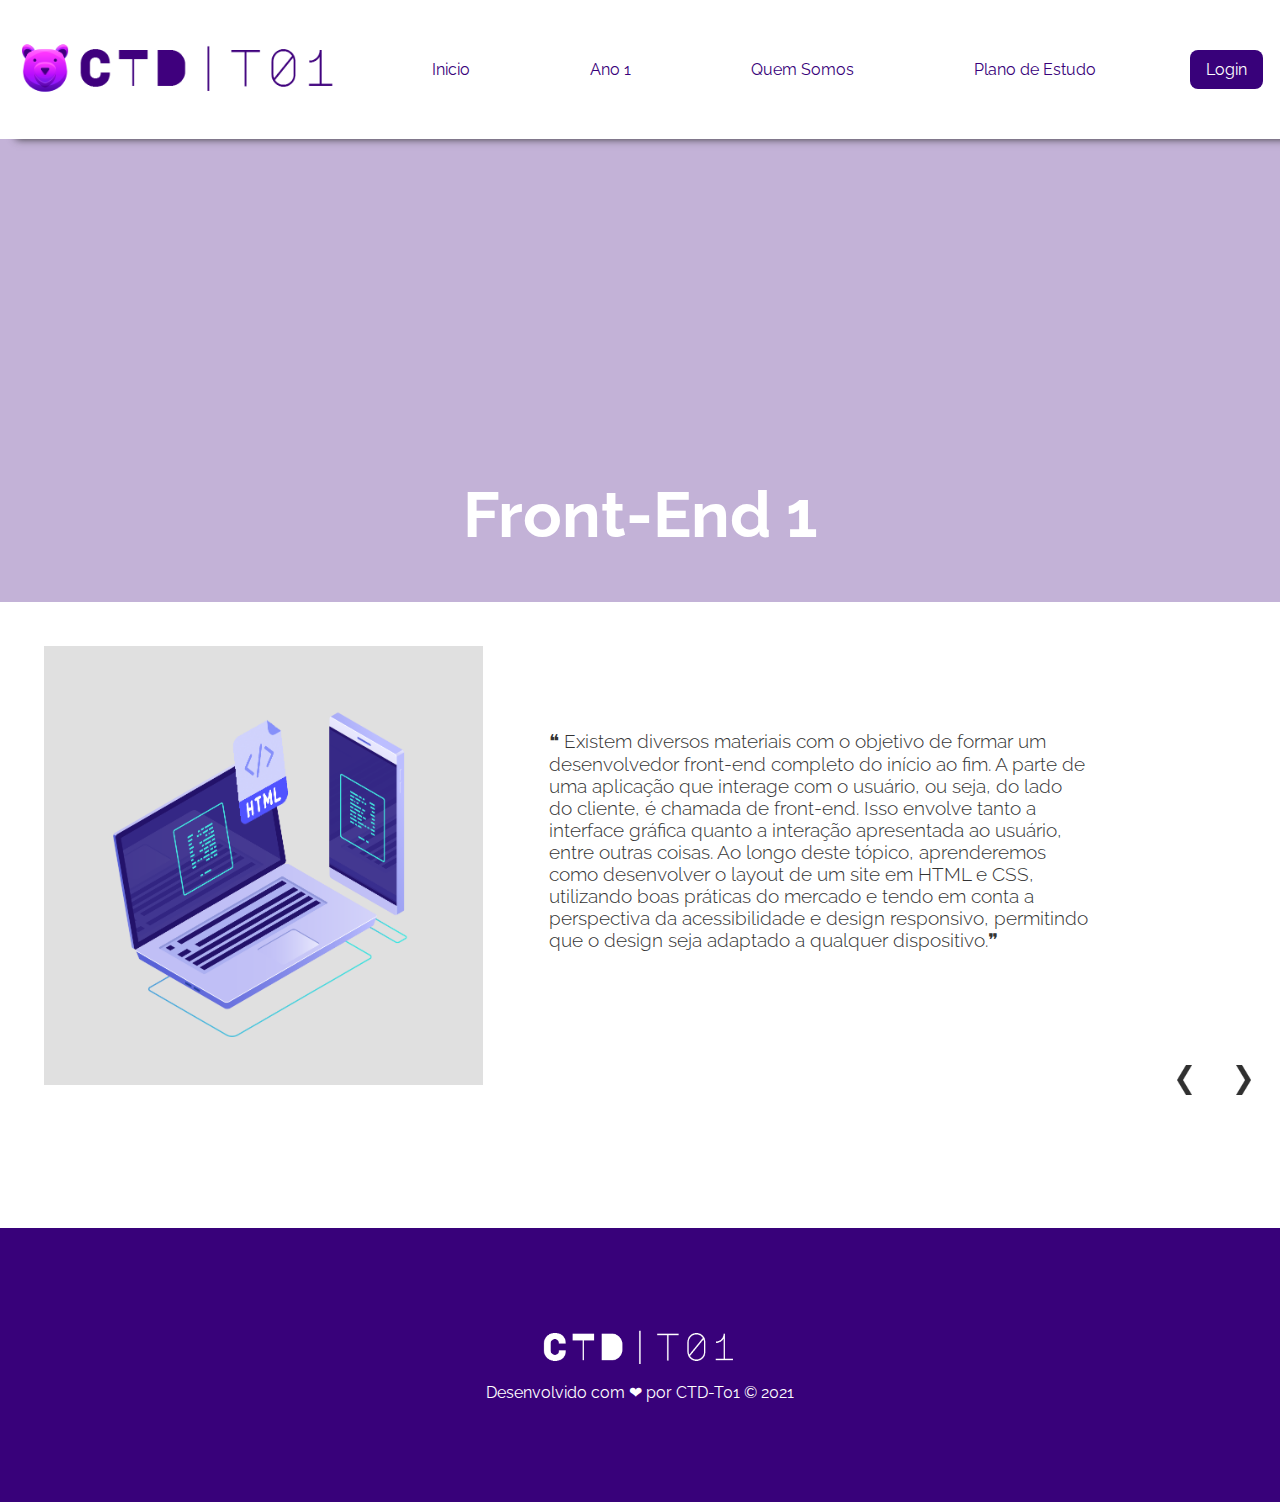
<file: desafios/siteDaTurma/projeto-empresa-master/html/frontend.html>
<!DOCTYPE html>
<html lang="pt-br">

<head>
    <meta charset="UTF-8">
    <meta http-equiv="X-UA-Compatible" content="IE=edge">
    <meta name="viewport" content="width=device-width, initial-scale=1.0">

    <!--FAVICON-->
    <link rel="shortcut icon" href="../assets/img/favicon.png">

    <!--LINK CSS-->
    <link rel="stylesheet" href="../css/hover.css">
    <link rel="stylesheet" href="../css/styles.css">
    <link rel="stylesheet" href="../css/styleCursos.css">
   

    <!--LINK FONTE-->
    <link rel="preconnect" href="https://fonts.googleapis.com">
    <link rel="preconnect" href="https://fonts.gstatic.com" crossorigin>
    <link href="https://fonts.googleapis.com/css2?family=Raleway:ital,wght@0,300;0,400;0,700;1,300;1,400;1,700&display=swap" rel="stylesheet">

    
    


    <title>Front-end</title>
</head>

<body>

    <header id="header">
        <nav>
            <a href="../index.html"><img id="logo" src="../assets/img/logo.png" alt="Logo CTD Turma 1"></a>
            <ul class="menu">
                <li><a class="h" href="#">Inicio</a></li>
                <li><a class="h" href="../index.html#Curso">Ano 1</a></li>
                <li><a class="h" href="./html/colabs.html">Quem Somos</a></li>
                <li><a class="h"
                        href="https://assets.digitalhouse.com/content/br/course/certified-tech-developer-fulltime.pdf"
                        target="_blank">Plano de Estudo</a></li>
            </ul>
            <a class="btn_login" href="./html/login.html">Login</a></li>
        </nav>
    </header>



    <main id="main">

        <!-- Título do Curso -->
        <div id="banner">
            <h1>Front-End 1</h1>
        </div>
    
        <div id="ctpai">
         <!-- Imagem do Curso -->
            <div id="imgCursos">
                <img src="../assets/img/fe.png" alt="Front-End 1">
            </div>

         <!-- Descrição do Curso -->
            <div id="descricao">
                <p> &#10077; Existem diversos materiais com o objetivo de formar
                um desenvolvedor front-end completo do início ao fim.
                A parte de uma aplicação que interage com o usuário,
                ou seja, do lado do cliente, é chamada de front-end.
                Isso envolve tanto a interface gráfica quanto a
                interação apresentada ao usuário, entre outras coisas.
                Ao longo deste tópico, aprenderemos como desenvolver
                o layout de um site em HTML e CSS, utilizando boas
                práticas do mercado e tendo em conta a perspectiva
                da acessibilidade e design responsivo, permitindo que
                o design seja adaptado a qualquer dispositivo.&#10078;
                </p>
            </div>
        </div>

        <div id="setas">
            <div>
            <a href="./bancodedados.html"><img src="../assets/img/chevron-left-96.png" alt=""></a> 
            </div>
            
            <div>
            <a href="./introducaoinformatica.html"><img src="../assets/img/chevron-right-96.png" alt=""></a> 
            </div>
        </div>

    </main>

    <footer id="footer">
        <a href="#"><img src="../assets/img/logo-branco.png" alt="logo branco"></a>
        <p>Desenvolvido com ❤ por CTD-T01 © 2021</p>
    </footer>
</body>

</html>
</file>
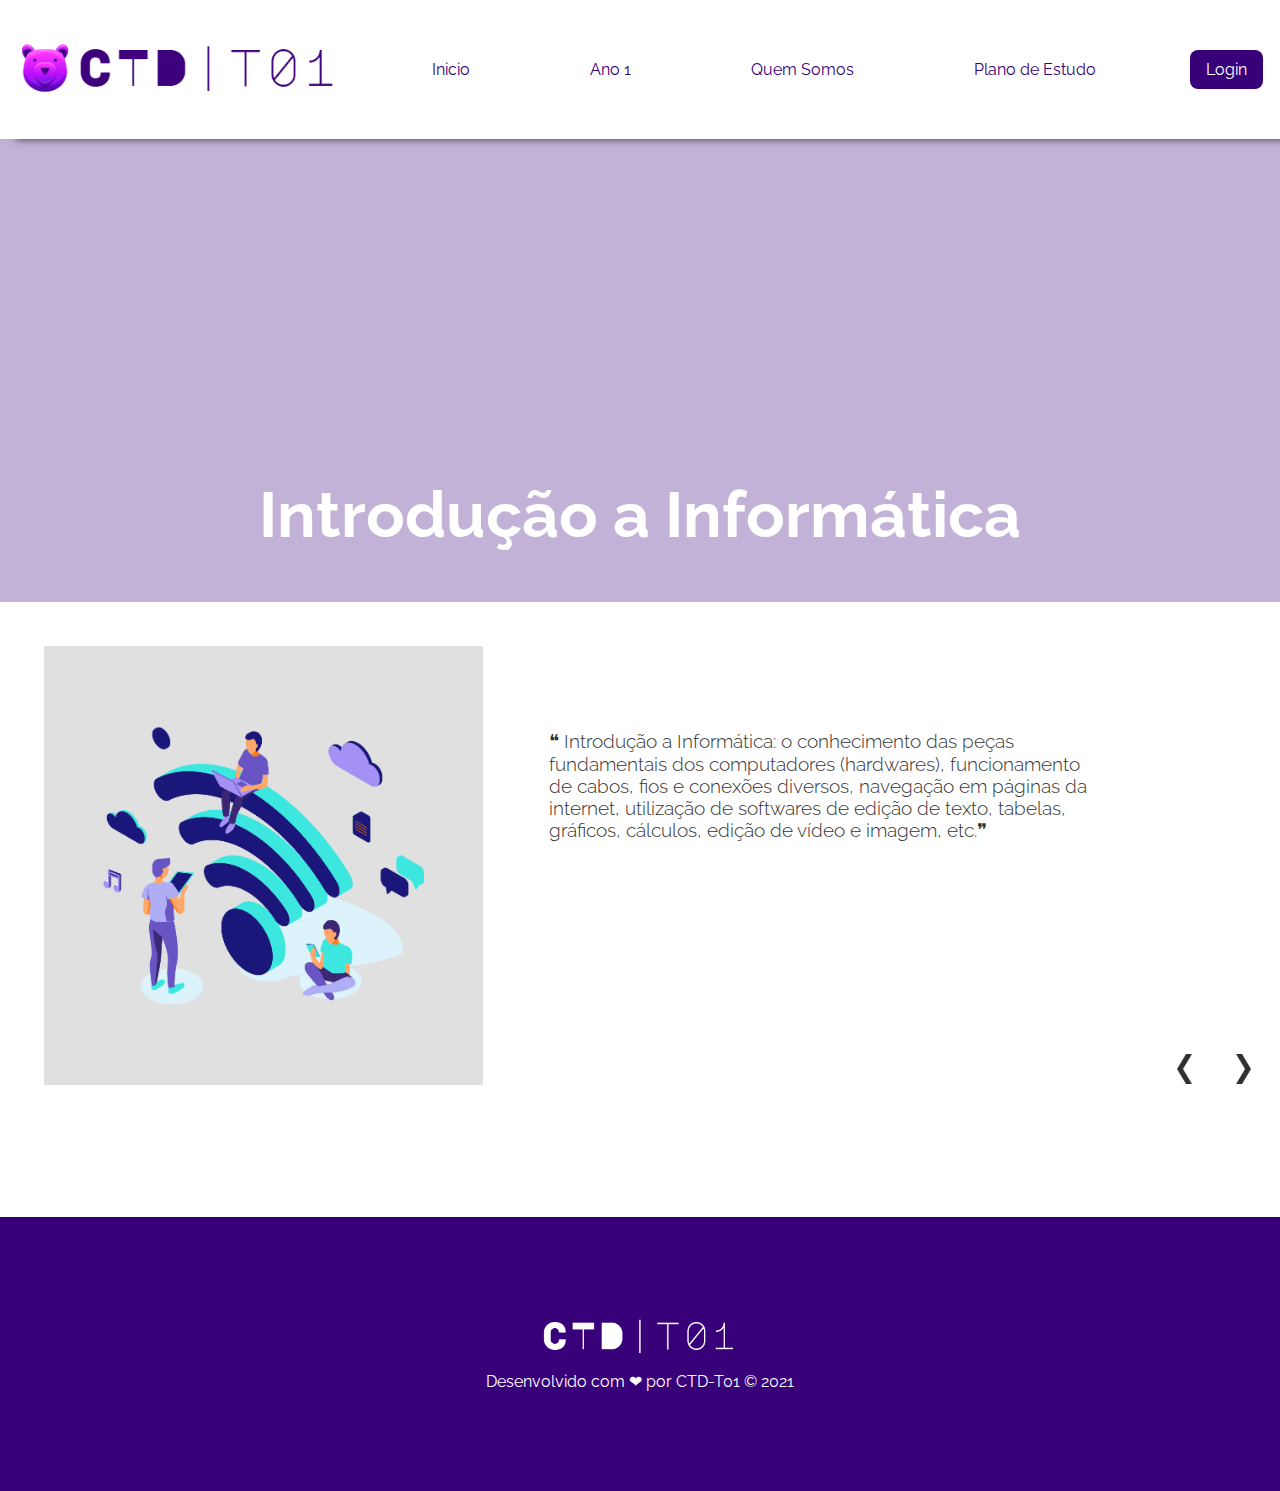
<file: desafios/siteDaTurma/projeto-empresa-master/html/introducaoinformatica.html>
<!DOCTYPE html>
<html lang="pt-br">

<head>
    <meta charset="UTF-8">
    <meta http-equiv="X-UA-Compatible" content="IE=edge">
    <meta name="viewport" content="width=device-width, initial-scale=1.0">

    <!--FAVICON-->
    <link rel="shortcut icon" href="../assets/img/favicon.png">

    <!--LINK CSS-->
    <link rel="stylesheet" href="../css/hover.css">
    <link rel="stylesheet" href="../css/styles.css">

    <!--LINK FONTE-->
    <link rel="preconnect" href="https://fonts.googleapis.com">
    <link rel="preconnect" href="https://fonts.gstatic.com" crossorigin>
    <link href="https://fonts.googleapis.com/css2?family=Raleway:ital,wght@0,300;0,400;0,700;1,300;1,400;1,700&display=swap" rel="stylesheet">

    <!-- link nosso -->
    <link rel="stylesheet" href="../css/styleCursos.css">

    <title>Introdução a Informática</title>
</head>

<body>

    <header id="header">
        <nav>
            <a href="../index.html"><img id="logo" src="../assets/img/logo.png" alt="Logo CTD Turma 1"></a>
            <ul class="menu">
                <li><a class="h" href="../index.html">Inicio</a></li>
                <li><a class="h" href="../index.html#Curso">Ano 1</a></li>
                <li><a class="h" href="../html/colabs.html">Quem Somos</a></li>
                <li><a class="h" href="https://assets.digitalhouse.com/content/br/course/certified-tech-developer-fulltime.pdf" target="_blank">Plano de Estudo</a></li>
            </ul>
            <a href="./login.html" class="btn_login">Login</a></li>
        </nav>
    </header>



    <main id="main">

        <!-- Título do Curso -->
        <div id="banner">
            <h1>Introdução a Informática</h1>
        </div>

        <div id="ctpai">
        <!-- Imagem do Curso -->

        <div id="imgCursos">
            <img src="../assets/img/ii.png" alt="Introdução a Informática">
        </div>

        <!-- Descrição do Curso -->
        <div id="descricao">
            <p> &#10077; Introdução a Informática: o conhecimento das peças fundamentais dos computadores (hardwares),   funcionamento de cabos, fios e conexões diversos, navegação em páginas da internet, utilização de softwares de edição de texto, tabelas, gráficos, cálculos, edição de vídeo e imagem, etc.&#10078;
            </p>
            </div>
    </div>
        
    <div id="setas">
        <div>
        <a href="./frontend.html"><img src="../assets/img/chevron-left-96.png" alt=""></a> 
        </div>
        
        <div>
        <a href="./learning.html"><img src="../assets/img/chevron-right-96.png" alt=""></a> 
        </div>
    </div>

    </main>

    <footer id="footer">
        <a href="#"><img src="../assets/img/logo-branco.png" alt="logo branco"></a>
        <p>Desenvolvido com ❤ por CTD-T01 © 2021</p>
    </footer>
</body>

</html>
</file>
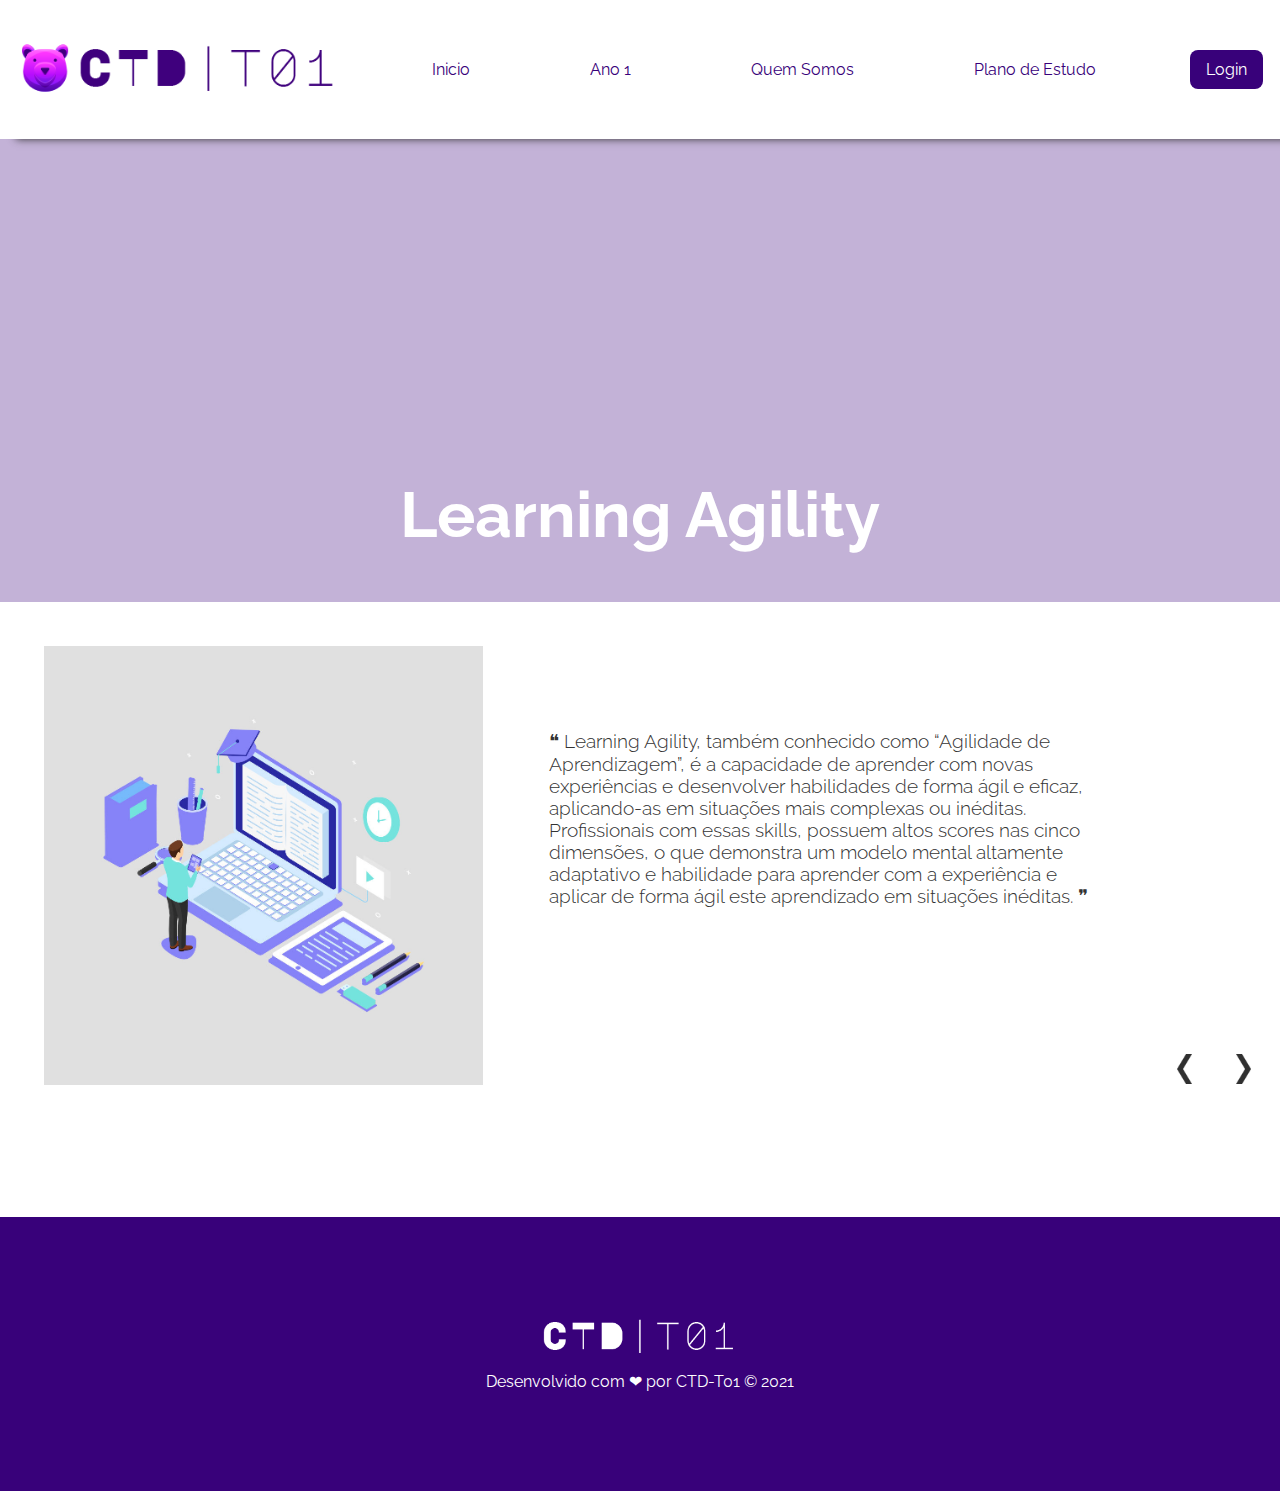
<file: desafios/siteDaTurma/projeto-empresa-master/html/learning.html>
<!DOCTYPE html>
<html lang="pt-br">

<head>
    <meta charset="UTF-8">
    <meta http-equiv="X-UA-Compatible" content="IE=edge">
    <meta name="viewport" content="width=device-width, initial-scale=1.0">

    <!--FAVICON-->
    <link rel="shortcut icon" href="../assets/img/favicon.png">

    <!--LINK CSS-->
    <link rel="stylesheet" href="../css/hover.css">
    <link rel="stylesheet" href="../css/styles.css">
    <link rel="stylesheet" href="../css/styleCursos.css">
    

    <!--LINK FONTE-->
    <link rel="preconnect" href="https://fonts.googleapis.com">
    <link rel="preconnect" href="https://fonts.gstatic.com" crossorigin>
    <link href="https://fonts.googleapis.com/css2?family=Raleway:ital,wght@0,300;0,400;0,700;1,300;1,400;1,700&display=swap" rel="stylesheet">

    <!-- link nosso -->
    <link rel="stylesheet" href="../css/styleCursos.css">

    <title>Learning Agility</title>
</head>

<body>

    <header id="header">
        <nav>
            <a href="../index.html"><img id="logo" src="../assets/img/logo.png" alt="Logo CTD Turma 1"></a>
            <ul class="menu">
                <li><a class="h" href="../index.html">Inicio</a></li>
                <li><a class="h" href="../index.html#Curso">Ano 1</a></li>
                <li><a class="h" href="../html/colabs.html">Quem Somos</a></li>
                <li><a class="h" href="https://assets.digitalhouse.com/content/br/course/certified-tech-developer-fulltime.pdf" target="_blank">Plano de Estudo</a></li>
            </ul>
            <a href="./login.html" class="btn_login">Login</a></li>
        </nav>
    </header>



    <main id="main">

        <!-- Título do Curso -->
        <div id="banner">
            <h1>Learning Agility</h1>
        </div>

        <div id="ctpai">
        <!-- Imagem do Curso -->
        <div id="imgCursos">
            <img src="../assets/img/la.jpg" alt="Learning Agility">
        </div>
     
        <!-- Descrição do Curso -->
        <div id="descricao">
            <p> &#10077; Learning Agility, também conhecido como “Agilidade de Aprendizagem”, é a capacidade de aprender com novas experiências e desenvolver habilidades de forma ágil e eficaz, aplicando-as em situações mais complexas ou inéditas. Profissionais com essas skills, possuem altos scores nas cinco dimensões, o que demonstra um modelo mental altamente adaptativo e habilidade para aprender com a experiência e aplicar de forma ágil este aprendizado em situações inéditas. &#10078;
            </p>
        </div>   
    </div>

    <div id="setas">
        <div>
        <a href="./introducaoinformatica.html"><img src="../assets/img/chevron-left-96.png" alt=""></a> 
        </div>
        
        <div>
        <a href="./metodologia.html"><img src="../assets/img/chevron-right-96.png" alt=""></a> 
        </div>
    </div>


    </main>

    <footer id="footer">
        <a href="#"><img src="../assets/img/logo-branco.png" alt="logo branco"></a>
        <p>Desenvolvido com ❤ por CTD-T01 © 2021</p>
    </footer>
</body>

</html>
</file>
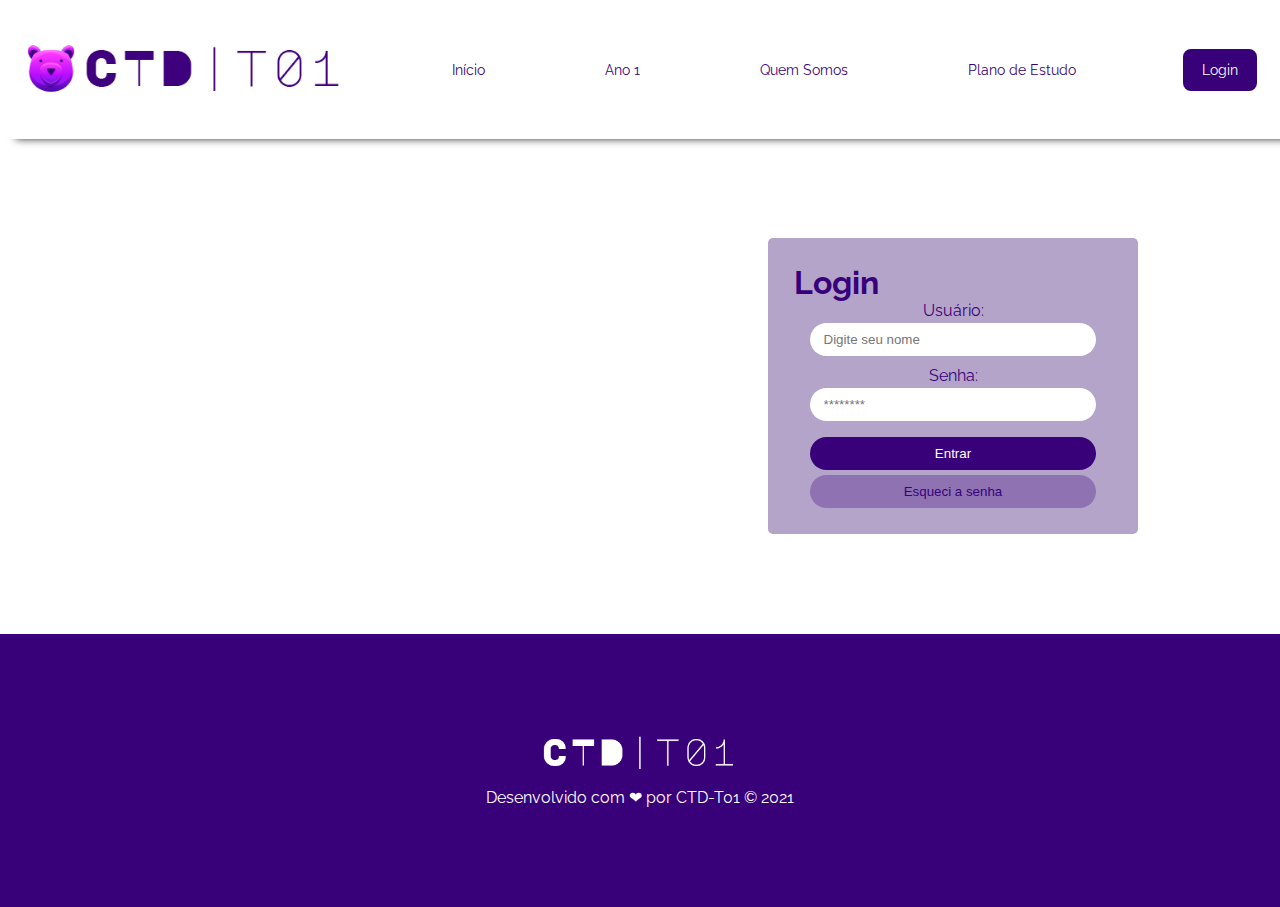
<file: desafios/siteDaTurma/projeto-empresa-master/html/login.html>
<!DOCTYPE html>
<html lang="pt-br">
​
<head>
    <meta charset="UTF-8">
    <meta name="viewport" content="width=device-width, initial-scale=1.0">
    <meta http-equiv="X-UA-Compatible" content="ie=edge">
​
    <title>Login</title>
​
    <!--FAVICON-->
    <link rel="shortcut icon" href="../assets/img/favicon.png">
​
​
    <!--LINK CSS-->
    <link rel="stylesheet" href="../css/login.css">
    <link rel="stylesheet" href="../css/hover.css">
    <link rel="stylesheet" href="../css/styles.css">
​
    <!--LINK FONTE-->
    <link rel="preconnect" href="https://fonts.googleapis.com">
    <link rel="preconnect" href="https://fonts.gstatic.com" crossorigin>
    <link href="https://fonts.googleapis.com/css2?family=Raleway:ital,wght@0,300;0,400;0,700;1,300;1,400;1,700&display=swap" rel="stylesheet">
​
</head>
​
<body class="bodyLogin">
    <header id="header">
        <nav>
            <a href="../index.html"><img src="../assets/img/logo.png" alt="Logo CTD Turma 1"></a>
            <ul class="menu">
                <li><a class="h" href="../index.html">Início</a></li>
                <li><a class="h" href="../index.html#Curso">Ano 1</a></li>
                <li><a class="h" href="./colabs.html">Quem Somos</a></li>
                <li><a class="h" href="https://assets.digitalhouse.com/content/br/course/certified-tech-developer-fulltime.pdf" target="_blank">Plano de Estudo</a></li>
            </ul>
            <a href="#" class="btn_login">Login</a></li>
        </nav>
    </header>
    <main id="corpo_login">
        <div id="login" loop src="https://media.giphy.com/media/YW1g39jepet2t5bcSh/giphy.gif">
            <h1 class="h1Login">Login</h1>
        <!-- ps: somos uma empresa que vende curso e nos somos os professores/donos -->
        <!-- NOME -->
            <div >
                <div class="usuario">
                    <label for="nome">Usuário:</label>
                    <input class="hvrBk" type="text" id="nome" name="nome" placeholder="Digite seu nome">
                </div>
            <!-- SENHA -->
                <div class="senha">
                    <label for="senha" class="senhaCaixa">Senha:</label>
                    <input class="hvrBk" type="password" placeholder="********">
                </div>
            </div>
            
        <!-- BOTÕES -->
            <div class="formLogin">
                <a href="https://br-playground.digitalhouse.com/login">
                    <button class="btnEntrar">Entrar</button>
                </a>
                <a>
                    <button class="btnSenha">Esqueci a senha</button>
                </a>
            </div>
            
        </div>
    </main>
    <footer id="footer">
        <a href="../html/cursos.html"><img src="../assets/img/logo-branco.png" alt="logo branco"></a>
        <p>Desenvolvido com ❤ por CTD-T01 © 2021</p>
    </footer>
</body>
​
</html>
</file>
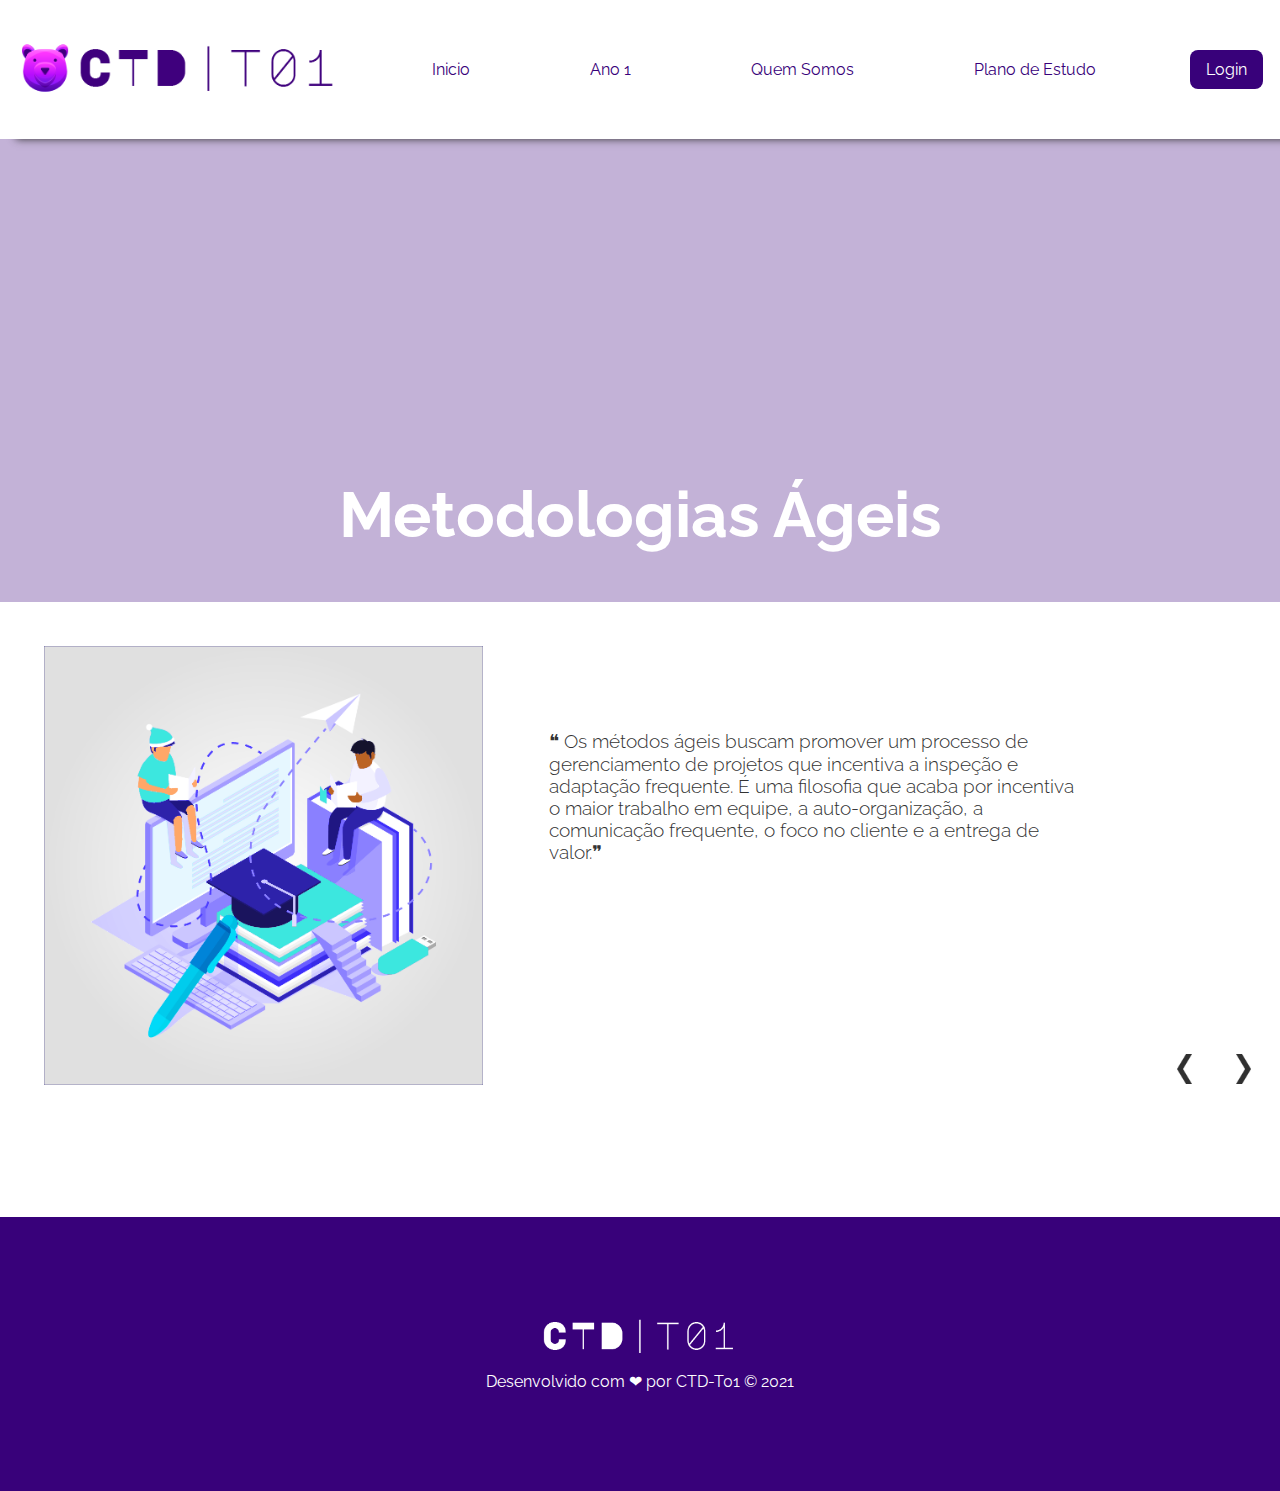
<file: desafios/siteDaTurma/projeto-empresa-master/html/metodologia.html>
<!DOCTYPE html>
<html lang="pt-br">

<head>
    <meta charset="UTF-8">
    <meta http-equiv="X-UA-Compatible" content="IE=edge">
    <meta name="viewport" content="width=device-width, initial-scale=1.0">

    <!--FAVICON-->
    <link rel="shortcut icon" href="../assets/img/favicon.png">

    <!--LINK CSS-->
    <link rel="stylesheet" href="../css/hover.css">
    <link rel="stylesheet" href="../css/styles.css">

    <!--LINK FONTE-->
    <link rel="preconnect" href="https://fonts.googleapis.com">
    <link rel="preconnect" href="https://fonts.gstatic.com" crossorigin>
    <link href="https://fonts.googleapis.com/css2?family=Raleway:ital,wght@0,300;0,400;0,700;1,300;1,400;1,700&display=swap" rel="stylesheet">

    <!-- link nosso -->
    <link rel="stylesheet" href="../css/styleCursos.css">


    <title>Metodologias Ágeis</title>
</head>

<body>

    <header id="header">
        <nav>
            <a href="../index.html"><img id="logo" src="../assets/img/logo.png" alt="Logo CTD Turma 1"></a>
            <ul class="menu">
                <li><a class="h" href="../index.html">Inicio</a></li>
                <li><a class="h" href="../index.html#Curso">Ano 1</a></li>
                <li><a class="h" href="../html/colabs.html">Quem Somos</a></li>
                <li><a class="h" href="https://assets.digitalhouse.com/content/br/course/certified-tech-developer-fulltime.pdf" target="_blank">Plano de Estudo</a></li>
            </ul>
            <a href="./login.html" class="btn_login">Login</a></li>
        </nav>
    </header>



    <main id="main">

        <!-- Título do Curso -->
        <div id="banner">
            <h1>Metodologias Ágeis</h1>
        </div>

        <div id="ctpai">
        <!-- Imagem do Curso -->
        <div id="imgCursos">
            <img src="../assets/img/ma.png" alt="Metodologias Ágeis">
        </div>
     
        
        <!-- Descrição do Curso -->
        <div id="descricao">
            <p> &#10077; Os métodos ágeis buscam promover um processo de gerenciamento de projetos que incentiva a inspeção e adaptação frequente. É uma filosofia que acaba por incentiva o maior trabalho em equipe, a auto-organização, a comunicação frequente, o foco no cliente e a entrega de valor.&#10078;
            </p>
        </div>
    </div>

    <div id="setas">
        <div>
        <a href="./learning.html"><img src="../assets/img/chevron-left-96.png" alt=""></a> 
        </div>
        
        <div>
        <a href="./programacaoimperativa.html"><img src="../assets/img/chevron-right-96.png" alt=""></a> 
        </div>
    </div>


    </main>

    <footer id="footer">
        <a href="#"><img src="../assets/img/logo-branco.png" alt="logo branco"></a>
        <p>Desenvolvido com ❤ por CTD-T01 © 2021</p>
    </footer>
</body>

</html>
</file>
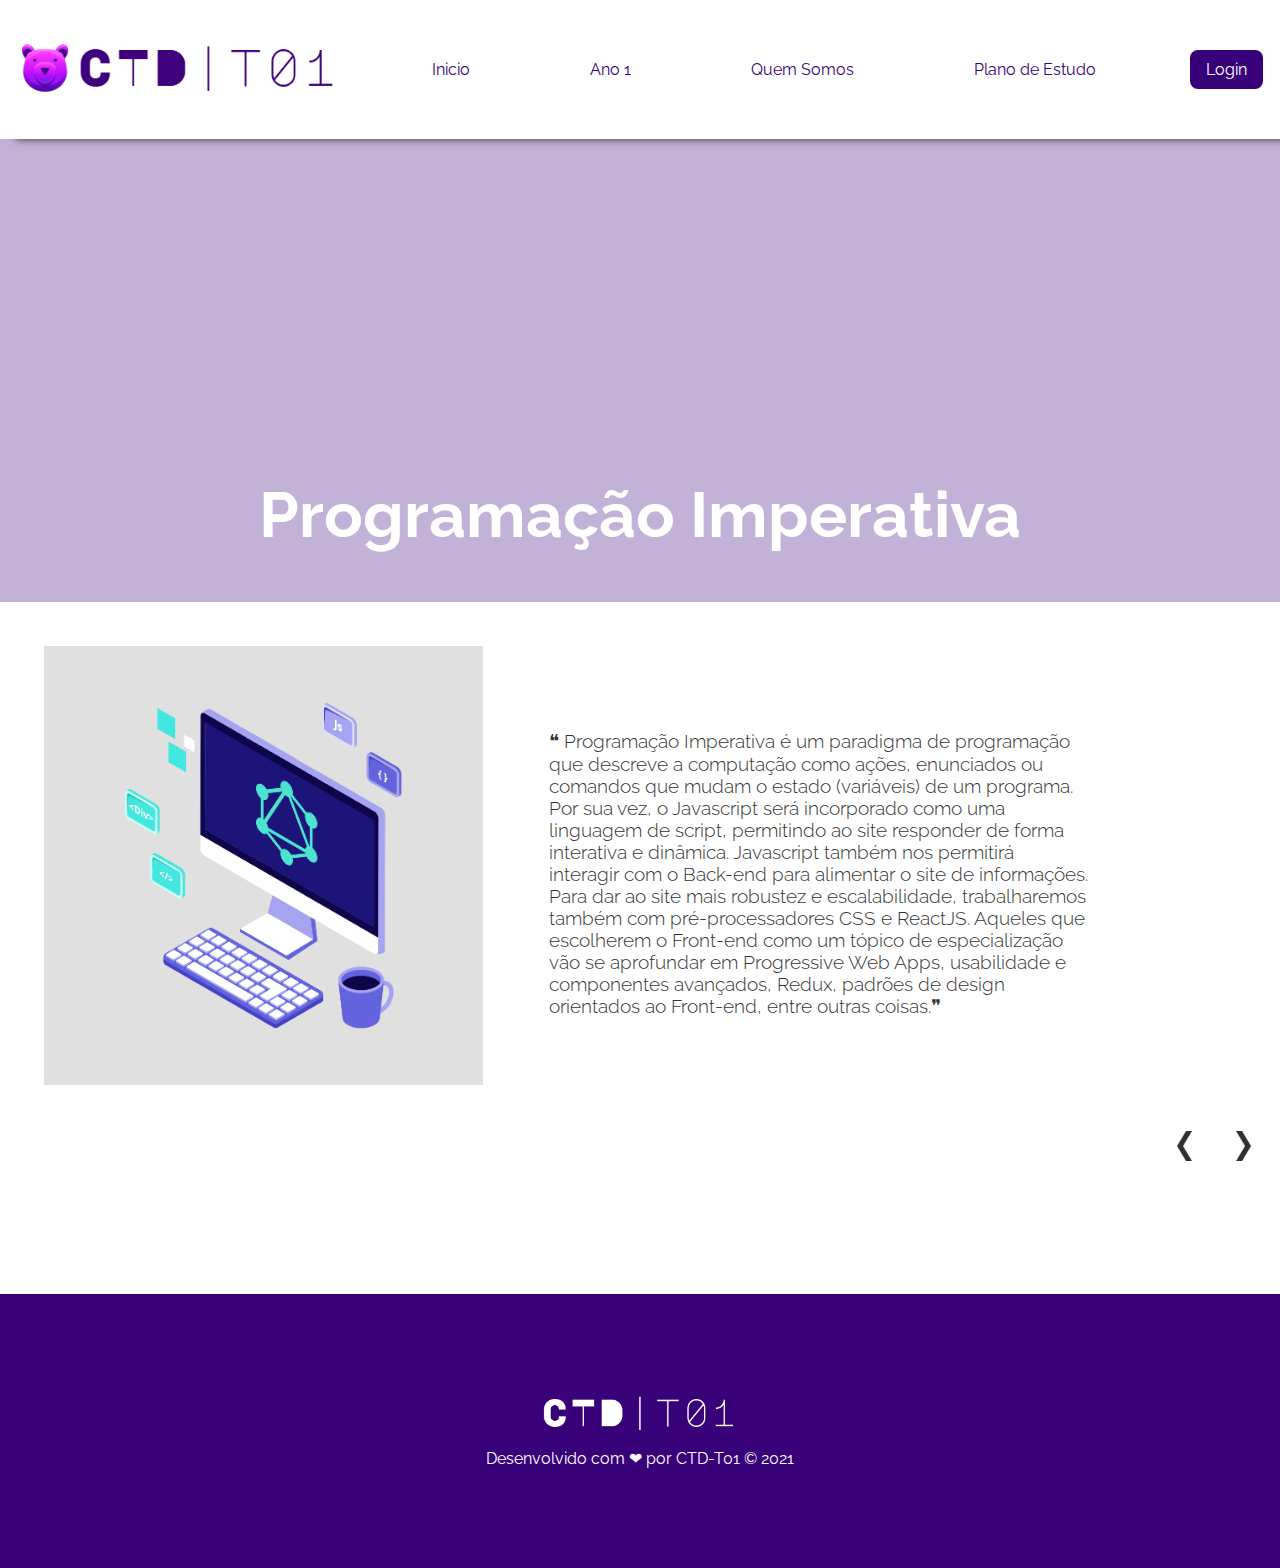
<file: desafios/siteDaTurma/projeto-empresa-master/html/programacaoimperativa.html>
<!DOCTYPE html>
<html lang="pt-br">

<head>
    <meta charset="UTF-8">
    <meta http-equiv="X-UA-Compatible" content="IE=edge">
    <meta name="viewport" content="width=device-width, initial-scale=1.0">

    <!--FAVICON-->
    <link rel="shortcut icon" href="../assets/img/favicon.png">

    <!--LINK CSS-->
    <link rel="stylesheet" href="../css/hover.css">
    <link rel="stylesheet" href="../css/styles.css">
    <link rel="stylesheet" href="../css/styleCursos.css">

    <!--LINK FONTE-->
    <link rel="preconnect" href="https://fonts.googleapis.com">
    <link rel="preconnect" href="https://fonts.gstatic.com" crossorigin>
    <link href="https://fonts.googleapis.com/css2?family=Raleway:ital,wght@0,300;0,400;0,700;1,300;1,400;1,700&display=swap" rel="stylesheet">

    <!-- link nosso -->
    <link rel="stylesheet" href="../css/styleCursos.css">


    <title>Programação Imperativa</title>
</head>

<body>

    <header id="header">
        <nav>
            <a href="../index.html"><img id="logo" src="../assets/img/logo.png" alt="Logo CTD Turma 1"></a>
            <ul class="menu">
                <li><a class="h" href="../index.html">Inicio</a></li>
                <li><a class="h" href="../index.html#Curso">Ano 1</a></li>
                <li><a class="h" href="../html/colabs.html">Quem Somos</a></li>
                <li><a class="h" href="https://assets.digitalhouse.com/content/br/course/certified-tech-developer-fulltime.pdf" target="_blank">Plano de Estudo</a></li>
            </ul>
            <a href="./login.html" class="btn_login">Login</a></li>
        </nav>
    </header>



    <main id="main">

        <!-- Título do Curso -->
        <div id="banner">
            <h1>Programação Imperativa</h1>
        </div>
 
        <div id="ctpai">
        <!-- Imagem do Curso -->
        <div id="imgCursos">
            <img src="../assets/img/pi.png" alt="Programação Imperativa">
        </div>

        
        <!-- Descrição do Curso -->
        <div id="descricao">
            <p> &#10077; Programação Imperativa é um paradigma de programação que descreve a computação como ações, enunciados ou comandos que mudam o estado (variáveis) de um programa.
                Por sua vez, o Javascript será incorporado como uma
                linguagem de script, permitindo ao site responder de
                forma interativa e dinâmica. Javascript também nos
                permitirá interagir com o Back-end para alimentar o
                site de informações. Para dar ao site mais robustez e
                escalabilidade, trabalharemos também com
                pré-processadores CSS e ReactJS. Aqueles que
                escolherem o Front-end como um tópico de
                especialização vão se aprofundar em Progressive Web
                Apps, usabilidade e componentes avançados, Redux,
                padrões de design orientados ao Front-end, entre
                outras coisas.&#10078;
            </p>
        </div>
    </div>

    <div id="setas">
        <div>
        <a href="./metodologia.html"><img src="../assets/img/chevron-left-96.png" alt=""></a> 
        </div>
        
        <div>
        <a href="./bancodedados.html"><img src="../assets/img/chevron-right-96.png" alt=""></a> 
        </div>
    </div>

    </main>

    <footer id="footer">
        <a href="#"><img src="../assets/img/logo-branco.png" alt="logo branco"></a>
        <p>Desenvolvido com ❤ por CTD-T01 © 2021</p>
    </footer>
</body>

</html>
</file>
<file: aprendendo/style.css>
body{
    font-family: 'Courier New', Courier, monospace;/* Para caso o site do Google Fonts caia do ar */
    background-color: rgb(223, 208, 245);
    color: black;
    text-align: center;
}

.cabecalho{
    background-color: black;
    color: white;
    display: block;
    position: sticky; 
    top:10px;
}

.cabecalho p{
    display: inline;
    padding: 10%;
    margin: 15%, 1%;
    height: 20%;
}

.inicio{
    position: relative;
    top:20%
}

.um{
    position: relative;
    z-index: 2;
}

.dois{
    position: relative;
    z-index: 1;
}

li{
    color: rgb(131, 8, 8);
    text-decoration: underline;
    text-align: left;
}

.clique{
    color:rgb(92, 90, 14);
    display: inline;
    font-size: 20px;
    font-weight: bold;
}

.historia{
    border: solid 5px black;
    margin-top: 5%;
    padding: 1% 5%;
}

#chat{
    color: white;
    width: 10%;
    margin-left: 90%;
    position: fixed;
    left: 10px;
    bottom: 30px;
}
</file>
<file: desafios/projeto1_Site_23_06_2021/style.css>
body{
    font-family: 'Courier New', Courier, monospace;/* Para caso o site do Google Fonts caia do ar */
    background-color: rgb(31, 30, 30);
    color: rgb(192, 188, 188);
    text-align: center;
}


header{
    width: 100%;
    text-align: center; 
    background-color: rgb(158, 158, 158);
    position: fixed; 
    padding: 25px;
    top: 0%;
    
}

header a {
    border: dashed 2px black;
    padding: 10px;
    

}

.banner{
    width: 100%;
}

#chat{
    width: 5%;
    margin-left: 93%;
    position: fixed;
    left: 10px;
    bottom: 30px;
}

footer{
    background-color: rgb(139, 139, 139);
    color: rgb(19, 17, 17);
    text-align: center;
    
    width: 100%;
}
</file>
<file: desafios/projeto2_Formulario_05_07_2021/css/hover.css>
/* quando passa o mouse em cima de cadastro mudar para a cor vermelha */
#form > h2:hover{
   color: #e82139;
}
/* quando passar o mouse em cima das caixas do form mudar para vermelho */
.hover:hover{
    background-color: #e82139; 
    border-radius: 5px;
    color: white;
    transition: all 0.1s ease-in-out;

}
/* quando passar o mouse em cima dos botoes mudar para branco com negrito em azul */
.btn:hover{
    background-color:white;
    color: #00296b;
    font-weight: bold;
}
</file>
<file: desafios/siteDaTurma/projeto-empresa-master/css/styles.css>
* {
  margin: 0;
  padding: 0;
  box-sizing: border-box;
}

/**CSS DA PAGINA CURSOS**/

a {
  color: #38017a;
  text-decoration: none;
  font-size: 16px;
}

body {
  font-family: "Raleway", sans-serif;
  color: #333333;
}


#header {
  z-index: 5;
  background-color: white;
  position: sticky;
  top: 0;
}
#header nav {
  color: #38017a;
  display: flex;
  align-items: center;
  justify-content: space-around;
  box-shadow: 1em 0 0.5em #333333;
}
#header nav img {
  width: 322px;
}

#btn_banner a {
  color: white;
}
.menu {
  display: flex;
  justify-content: space-between;
}
.menu li {
  list-style: none;
  margin: 60px;
}

.btn_login {
  color: white;
  background-color: #38017a;
  padding: 10px 16px;
  border-style: none;
  border-radius: 8px;
  border:#38017a solid ;
}

#banner {
  color: white;
  width: 100%;
  min-height: calc(100vh - 142px);
  background-color: rgba(56, 1, 122, 0.3);
  background-image: url('https://www.showmetech.com.br/wp-content/uploads//2018/11/conheca-cursos-de-programacao-gratis-1132x600.jpg');
  background-repeat: no-repeat;
  background-size: cover;
  text-align: center;
  display: flex;
  flex-direction: column;
  align-items: center;
  align-content: center;
  background-attachment: fixed;
  background-position: center;
  background-repeat: no-repeat;
  background-size: cover
}
#banner h1 {
  margin-top: 32vh;
  font-size: 64px;
}

#btn_banner,
#btn_banner2 {
  margin-top: 20px;
  color: white;
  background-color: #38017a;
  padding: 16px 48px;
  border-radius: 8px;
  border-style: solid;
  border-color: #38017a;
}

#btn_banner2 {
  background-color: rgba(56, 1, 122, 0.3);
  color: white;
  border-style: solid;
  border-color: #38017a;
}

#banner h3 {
  margin-top: 20px;
  font-size: 36px;
  font-weight: 400;
}

#ano1 {
  padding-top: 130px;
}
#ano1 h2 {
  font-size: 64px;
  text-align: center;
  margin-bottom: 15px;
}

#primeiro {
  display: grid;
  grid-template-columns: repeat(3, 1fr);
  grid-gap: 25px;
  text-align: center;
  width: 100%;
}

#segundo {
  display: grid;
  grid-template-columns: repeat(3, 1fr);
  grid-gap: 25px;
  text-align: center;
  width: 100%;
}

#cards {
  object-fit: cover;
  padding: 15px;
}

#cards img {
  width: 100%;
}

#cards #hash {
  margin-top: 5px;
  font-size: 16px;
  text-align: left;
}

#cards h3 {
  margin-top: 10px;
  font-size: 24px;
  text-align: left;
}

#cards > #corpo {
  text-align: justify;
  font-weight: 300;
}

#mais {
  margin-top: 20px;
  width: 100%;
  color: white;
  background-color: #38017a;
  border-radius: 8px;
  padding: 16px 48px;
  border-style: solid;
  border-color: #38017a;
}

#footer {
  background-color: #38017a;
  padding: 100px;
  text-align: center;
}

#footer img {
  width: 200px;
}

#footer p {
  margin-top: 10px;
  color: white;
}

/**CSS DOS ALUNOS**/
.titulo {
  text-align: center;
  font-size: 48px;
  margin-bottom: 20px;
}

#corpo_alunos {
  padding: 50px;
  display: grid;
  grid-template-columns: repeat(3, 1fr);
  grid-gap: 50px;
  text-align: center;
  width: 100%;
}

#corpo_alunos img {
  width: 300px;
  border-radius: 50%;
}

#cardAluno {
  background-color: rgba(56, 1, 122, 0.3);
  border-radius: 8px;
  padding: 15px;
}

#cardAluno h4 {
  font-size: 24px;
}

#cardAluno p {
  margin-top: 10px;
  margin-bottom: 10px;
}
#cardAluno #git img {
  width: 50px;
}

#cardAluno #link img {
  margin-left: 50px;
  width: 50px;
}

/**RESPONSIVIDADE**/


@media (min-width: 1083px) and (max-width: 1620px) {
  /*index.html*/
  a{
    font-size: 14px;
  }
}

@media (min-width: 1023px) and (max-width: 1182px) {
  /*index.html*/
  a{
    font-size: 14px;
  }

  .menu li {
    margin: 40px;
  }

  .menu{
    padding: 20px 0;
  }
  
  /*colabs.html*/
  #corpo_alunos{
    grid-template-columns: repeat(2,1fr);
  }

}

@media (min-width: 943px) and (max-width: 1022px) {
  /*index.html*/
  a{
    font-size: 14px;
  }

  .menu li {
    margin: 30px;
  }

  .menu{
    padding: 30px 0;
  }

  /*colabs.html*/
  #corpo_alunos{
    grid-template-columns: repeat(2,1fr);
  }

  /*login.html*/
  #login{
    margin-left: 50%;
  }
}

@media (min-width: 863px) and (max-width: 942px) {
  /*index.html*/
  a{
    font-size: 14px;
  }

  .menu li {
    margin: 20px;
  }
  
  .menu{
    padding: 40px 0;
  }

  /*colabs.html*/
  #corpo_alunos{
    grid-template-columns: repeat(2,1fr);
  }

  /*login.html*/
  #login{
    margin-left: 50%;
  }

}

@media (min-width: 783px) and (max-width: 862px) {
  /*index.html*/
  a{
    font-size: 14px;
  }

  .menu li {
    margin: 10px;
  }
  
  .menu{
    padding: 50px 0;
  }

  
  /*colabs.html*/
  #corpo_alunos{
    grid-template-columns: repeat(2,1fr);
  }

  /*login.html*/
  #login{
    margin-left: 50%;
  }

  
}



@media (min-width: 758px) and (max-width: 782px) {
  /*index.html*/
  a{
    font-size: 12px;
  }

  .menu li {
    margin: 10px;
  }

  #header nav img {
    width: 250px;
  }

  .menu{
    padding: 50px 0;
  }
  
  /*colabs.html*/
  #corpo_alunos{
    grid-template-columns: repeat(2,1fr);
  }

  /*login.html*/
  #login{
    margin-left: 50%;
  }
}

@media (min-width: 711px) and (max-width: 757px) {
  
  /*index.html*/
  a{
    font-size: 12px;
  }

  .menu li {
    margin: 10px;
  }

  #header nav img {
    width: 250px;
  }

  #banner h1 {
    margin-top: 20vh;
    font-size: 50px;
  }
  .menu{
    padding: 50px 0;
  }

  
  /*colabs.html*/
  #corpo_alunos{
    grid-template-columns: repeat(1,1fr);
  }

  /*login.html*/
  #login{
    margin-left: 40%;
  }
}

@media (min-width: 621px) and (max-width: 710px) {
  
  /*index.html*/
  a{
    font-size: 12px;
  }

  .menu li {
    margin: 7px;
  }

  #header nav img {
    width: 200px;
  }

  .btn_login{
    padding: 5px 8px;
  }

  #banner h1 {
    margin-top: 20vh;
    font-size: 50px;
  }

  .menu{
    padding: 55px 0;
  }

  #primeiro{
    grid-template-columns: repeat(2, 1fr);
  }

  /*colabs.html*/
  #corpo_alunos{
    grid-template-columns: repeat(1,1fr);
  }

  /*login.html*/
  #login{
    margin-left: 22%;
  }

  
}

@media (min-width: 586px) and (max-width: 620px) {
  /*index.html*/
  a{
    font-size: 10px;
  }

  .menu li {
    margin: 7px;
  }

  #header nav img {
    width: 150px;
  }

  .btn_login{
    padding: 5px 8px;
  }

  #banner h1 {
    margin-top: 20vh;
    font-size: 40px;
  }

  #banner h3{
    font-size: 28px;
  }

  .menu{
    padding: 57px 0;
  }

  #ano1{
    padding-top: 50px;
  }
  
  #ano1 h2{
    font-size: 30px;
  }

  #primeiro{
    grid-template-columns: repeat(2, 1fr);
  }

  /*colabs.html*/
  #corpo_alunos{
    grid-template-columns: repeat(1,1fr);
  }

  /*login.html*/
  #login{
    margin-left: 22%;
  }
}

@media (min-width: 485px) and (max-width: 585px) {
  /*index.html*/
  .menu li {
    margin: 7px;
  }

  #header nav img {
    width: 150px;
  }

  .btn_login{
    padding: 5px 8px;
  }

  #banner h1 {
    margin-top: 20vh;
    font-size: 40px;
  }

  #banner h3{
    font-size: 28px;
  }

  .menu{
    padding: 50px 0;
  }

  a{
    font-size: 10px;
  }

  #primeiro{
    grid-template-columns: repeat(2, 1fr);
  }

  #ano1{
    padding-top: 50px;
  }
  
  #ano1 h2{
    font-size: 30px;
  }

  /*colabs.html*/
  #corpo_alunos{
    grid-template-columns: repeat(1,1fr);
  }

  /*login.html*/
  #login{
    margin-left: 22%;
  }
}

@media (min-width: 449px) and (max-width: 484px) {
  /*index.html*/
  .menu li {
    margin: 7px;
  }

  #header nav img {
    width: 120px;
  }

  .btn_login{
    padding: 3px 5px;
  }

  #banner h1 {
    margin-top: 20vh;
    font-size: 40px;
  }

  #banner h3{
    font-size: 28px;
  }

  .menu{
    padding: 50px 0;
  }

  a{
    
    font-size: 10px;
  }
  #ano1{
    padding-top: 50px;
  }
  
  #ano1 h2{
    font-size: 30px;
  }
  #primeiro{
    grid-template-columns: repeat(1, 1fr);
  }

  /*colabs.html*/
  #corpo_alunos{
    grid-template-columns: repeat(1,1fr);
  }

  /*login.html*/
  #login{
    margin-left: 12%;
  }
}

@media (min-width: 387px) and (max-width: 448px) {
  /*index.html*/
  .menu li {
    margin: 10px;
  }
  #header nav{
    flex-direction: column;
  }
  #header nav img {
    margin-top: 10px;
    width: 200px;
    
  }

  .btn_login{
    padding: 5px 50px;
    margin-bottom: 10px;
  }

  #banner h1 {
    margin-top: 20vh;
    font-size: 40px;
  }

  #banner h3{
    font-size: 28px;
  }

  .menu{
    padding: 30px 0;
  }

  a{
    
    font-size: 10px;
  }
  #ano1{
    padding-top: 50px;
  }
  
  #ano1 h2{
    font-size: 30px;
  }

  #primeiro{
    grid-template-columns: repeat(1, 1fr);
  }
  #footer{
    padding: 40px;
  }

  /*colabs.html*/
  #corpo_alunos{
    grid-template-columns: repeat(1,1fr);
  }

  .titulo{
    font-size: 25px;
  }

  #corpo_alunos img {
    width: 150px;
    border-radius: 50%;
  }

  /*login.html*/
  #login{
    margin-left: 7%;
  }
}

@media (min-width: 320px) and (max-width: 386px) {
  /*index.html*/
  .menu li {
    margin: 10px;
  }

  #header nav{
    flex-direction: column;
  }

  #header nav img {
    margin-top: 10px;
    width: 200px;
    
  }

  .btn_login{
    padding: 5px 50px;
    margin-bottom: 10px;
  }

  #banner h1 {
    margin-top: 10vh;
    font-size: 40px;
  }

  #banner h3{
    font-size: 28px;
  }

  .menu{
    padding: 15px 0;
  }

  a{
    
    font-size: 10px;
  }
  #ano1{
    padding-top: 50px;
  }
  
  #ano1 h2{
    font-size: 30px;
  }
  #primeiro{
    grid-template-columns: repeat(1, 1fr);
  }

  #footer{
    padding: 30px;
  }

  /*colabs.html*/
  #corpo_alunos{
    grid-template-columns: repeat(1,1fr);
  }

  .titulo{
    font-size: 25px;
  }

  #corpo_alunos img {
    width: 150px;
    border-radius: 50%;
  }

  /*login.html*/
  #login{
    margin-left: 5%;
  }
}
</file>
<file: desafios/siteDaTurma/projeto-empresa-master/css/hover.css>
.h:hover{
  background-color: #38017a;
  color: white;
  padding: 10px 16px;
  border-style: none;
  border-radius: 8px;
  transition: all 0.5s ease-in-out;
}

.btn_login:hover {
  color: #38017a;
  background-color: white;
  transition: all 0.5s ease-in-out;
}

#mais:hover{
  color: #38017a;
  background-color: white;
  transition: all 0.5s ease-in-out;
}
#btn_banner:hover{
  color: #38017a;
  background-color: white;
  transition: all 0.5s ease-in-out;
}

#btn_banner2:hover{
  color: #38017a;
  background-color: white;
  transition: all 0.5s ease-in-out;
}

.aBanner:hover{
  color: white;
  background-color: #38017a;
  transition: all 0.5s ease-in-out;
}

#cards img:hover{
  transform: scale(1.05);
  transition: all 0.5s ease-in-out;
}

#cardAluno img:hover{
  transform: scale(1.05);
  transition: all 0.5s ease-in-out;
}

/* 

    LOGIN

*/

.btnEntrar:hover{
  color: #38017a;
  background-color: white;
  transition: all 0.5s ease-in-out;
}

.btnSenha:hover{
  color: #38017a;
  background-color: white;
  transition: all 0.5s ease-in-out;
}

#nome:hover{
  color: white;
  background-color: #38017a;
  transition: all 0.5s ease-in-out;
}

.hvrBk:hover{
  color: white;
  background-color: #38017a;
  transition: all 0.5s ease-in-out;
}
</file>
<file: desafios/siteDaTurma/projeto-empresa-master/css/styleCursos.css>
* {
  margin: 0;
  padding: 0;
  box-sizing: border-box;
}

/**CSS DA PAGINA CURSOS**/

a {
  color: #38017a;
  text-decoration: none;
  font-size: 16px;
}

body {
  font-family: "Raleway", sans-serif;
  color: #333333;
}
#header {
  background-color: white;
  position: sticky;
  top: 0;
}
#header nav {
  color: #38017a;
  display: flex;
  align-items: center;
  justify-content: space-around;
  box-shadow: 1em 0 0.5em #333333;
}
#header nav img {
  width: 322px;
}

#btn_banner a {
  color: white;
}
.menu {
  display: flex;
  justify-content: space-between;
}
.menu li {
  list-style: none;
  margin: 60px;
}

.btn_login {
  color: white;
  background-color: #38017a;
  padding: 10px 16px;
  border-style: none;
  border-radius: 8px;
}

#banner {
  width: 100%;
  min-height: calc(100vh - 644px);
  background-color: rgba(56, 1, 122, 0.3);
  text-align: center;
  display: flex;
  flex-direction: column;
  align-items: center;
  align-content: center;
}

#banner h1 {
  font-size: 64px;
  padding: 50px;
}


#footer {
  background-color: #38017a;
  padding: 100px;
  text-align: center;
}

/* OS "INVOCADOS" ABAIXO NÃO FORAM ALTERADOS */
#footer img {
  width: 200px;
}

#footer p {
  margin-top: 10px;
  color: white;
}

/* ORGANIZAÇÃO DAS DIVS */

#ctpai {
  display: flex;
  flex-direction: row;
  justify-content: space-between;
}

#ctpai #imgCursos img {
  width: 150%;
  position: relative;
  margin: 15%;
  z-index: -1;
}

#ctpai #descricao {
  text-align: left;
  font-weight: 300;
  font-size: 1.2em;
  width: 150%;
  position: relative;
  margin: 10% 15% 15% 20%;
  z-index: -1;
}

/* CSS setas */

#setas {
  display: flex;
  justify-content:flex-end;
  align-items: flex-end;
  position: relative;
  padding: 20px;
  bottom: 104px;
  margin: 0px 0px 0px 0px;
}

#setas img {
  width: 36px;
  height: 40px;
}

#setas div
{
  margin-left: 20px;
}

/**RESPONSIVIDADE**/




@media (min-width: 1023px) and (max-width: 1182px) {
  /*index.html*/
  .menu li {
    margin: 40px;
  }

  .menu{
    padding: 20px 0;
  }
}

@media (min-width: 943px) and (max-width: 1022px) {
  /*index.html*/
  .menu li {
    margin: 30px;
  }

  .menu{
    padding: 30px 0;
  }
}

@media (min-width: 863px) and (max-width: 942px) {
  /*index.html*/
  .menu li {
    margin: 20px;
  }
  
  .menu{
    padding: 40px 0;
  }
}

@media (min-width: 783px) and (max-width: 862px) {
  /*index.html*/
  .menu li {
    margin: 10px;
  }
  
  .menu{
    padding: 50px 0;
  }
}



@media (min-width: 758px) and (max-width: 782px) {
  /*index.html*/
  .menu li {
    margin: 10px;
  }

  #header nav img {
    width: 250px;
  }

  .menu{
    padding: 50px 0;
  }
}

@media (min-width: 711px) and (max-width: 757px) {
  
  /*index.html*/
  .menu li {
    margin: 10px;
  }

  #header nav img {
    width: 250px;
  }

  #banner h1 {
    margin-top: 20vh;
    font-size: 50px;
  }
  .menu{
    padding: 50px 0;
  }
}

@media (min-width: 621px) and (max-width: 710px) {
  
  /*index.html*/
  .menu li {
    margin: 7px;
  }

  #header nav img {
    width: 200px;
  }

  .btn_login{
    padding: 5px 8px;
  }

  #banner h1 {
    margin-top: 20vh;
    font-size: 50px;
  }

  .menu{
    padding: 55px 0;
  }
}

@media (min-width: 586px) and (max-width: 620px) {
  /*index.html*/
  .menu li {
    margin: 7px;
  }

  #header nav img {
    width: 150px;
  }

  .btn_login{
    padding: 5px 8px;
  }

  #banner h1 {
    margin-top: 20vh;
    font-size: 40px;
  }

  #banner h3{
    font-size: 28px;
  }

  .menu{
    padding: 57px 0;
  }
}

@media (min-width: 485px) and (max-width: 585px) {
  /*index.html*/
  .menu li {
    margin: 7px;
  }

  #header nav img {
    width: 150px;
  }

  .btn_login{
    padding: 5px 8px;
  }

  #banner h1 {
    margin-top: 20vh;
    font-size: 40px;
  }

  #banner h3{
    font-size: 28px;
  }

  .menu{
    padding: 50px 0;
  }

  a{
    font-size: 12px;
  }
}

@media (min-width: 449px) and (max-width: 484px) {
  /*index.html*/
  .menu li {
    margin: 7px;
  }

  #header nav img {
    width: 120px;
  }

  .btn_login{
    padding: 3px 5px;
  }

  #banner h1 {
    margin-top: 20vh;
    font-size: 40px;
  }

  #banner h3{
    font-size: 28px;
  }

  .menu{
    padding: 50px 0;
  }

  a{
    
    font-size: 12px;
  }
}

@media (min-width: 387px) and (max-width: 448px) {
  /*index.html*/
  .menu li {
    margin: 10px;
  }
  #header nav{
    flex-direction: column;
  }
  #header nav img {
    margin-top: 10px;
    width: 200px;
    
  }

  .btn_login{
    padding: 5px 50px;
    margin-bottom: 10px;
  }

  
  .menu{
    padding: 30px 0;
  }

  a{
    
    font-size: 12px;
  }
  #footer{
    padding: 40px;
  }
}

@media (min-width: 320px) and (max-width: 386px) {
  /*index.html*/
  .menu li {
    margin: 10px;
  }

  #header nav{
    flex-direction: column;
  }

  #header nav img {
    margin-top: 10px;
    width: 200px;
    
  }

  .btn_login{
    padding: 5px 50px;
    margin-bottom: 10px;
  }

  #banner h1 {
    margin-top: 10vh;
    font-size: 40px;
  }

  #banner h3{
    font-size: 28px;
  }

  .menu{
    padding: 15px 0;
  }

  a{
    
    font-size: 12px;
  }

  #footer{
    padding: 30px;
  }
}


@media (min-width: 320px) and (max-width: 1211px) {


  #ctpai {
    display: flex;
    flex-direction: column;
    justify-content: space-between;
    align-items: center;
    justify-content: center;
    text-align: center;
  }
  
  #ctpai #imgCursos img {
    width: 30%;
    margin: 0%;
    position: unset;
    
  }
  
  #ctpai #descricao {
    text-align: center;
    font-weight: 300;
    font-size: 1.2em;
    width: 80%;
    position: relative;
    margin: 0;
    z-index: -1;
  }
  
  /* CSS setas */
  
  #setas {
    display: flex;
    justify-content:center;
    align-items: center;
    position: unset;
    padding: 20px;
    bottom: 104px;
    margin: 0px 0px 0px 0px;
  }
  
  #setas img {
    width: 36px;
    height: 40px;
  }

  #banner h1 {
    font-size: 30px;
    padding: 25px;
  }
 
  }
</file>
<file: desafios/siteDaTurma/projeto-empresa-master/css/login.css>
/* CSS LOGIN */
.bodyLogin{
    background-image: url("https://media.giphy.com/media/YW1g39jepet2t5bcSh/giphy.gif");
    background-repeat: no-repeat;
    background-size: cover;  
}

/* TURMA 01 SCHOOL */
.h1Login{
    text-align: start;
}

/* Login */
.textColor{
    text-align: center;
    margin-bottom: 3%;
}
/* input */
.hvrBk{
    box-sizing: border-box;
    padding-left: 14px;
    padding-right: 14px;
    padding-top: 9px;
    padding-bottom: 9px;
    border-radius: 19px;
    border: 1px solid var(--common-border);
    width: 90%;
    margin-top: 1%;
}

/* Caixa de login */
#login{
    margin-top: 100px; 
    background-color: #b5a4ca;
    color: #38017a; 
    padding: 2%;
    width: 300px;
    border-radius: 5px;
    display: flex; 
    flex-direction:column;
    margin-bottom: 100px;
    max-width: 370px;
    width: 90%;
    margin-left: 60%;
    text-align: center;
}

.nome{
    text-align: start;
}
.senha{
    margin-top: 10px;
}
.senhaCaixa{
    padding-bottom: 30%;
}
.formLogin{
    margin-top: 5%;
}
/* Botão de entrar */
.btnEntrar{
    color: white;
    background-color: #38017a;
    padding: 10px 16px;
    border-style: none;
    border-radius: 8px;
    box-sizing: border-box;
    padding-left: 14px;
    padding-right: 14px;
    padding-top: 9px;
    padding-bottom: 9px;
    border-radius: 19px;
    border: 1px solid var(--common-border);
    width: 90%;
}

/* Botão de senha */
.btnSenha{
  background-color: rgba(56, 1, 122, 0.3);
  color: #38017a;
  border-style: solid;
  border-color: #38017a;
  padding: 10px 16px;
  border-radius: 8px;
  box-sizing: border-box;
  padding-left: 14px;
  padding-right: 14px;
  padding-top: 9px;
  padding-bottom: 9px;
  border-radius: 19px;
  border: 1px solid var(--common-border);
  width: 90%;
  margin-top: 5px;
}

header{
    margin-top: -20px;
}
footer{
    margin-bottom: -20px;
}
</file>
<file: desafios/projeto2_Formulario_05_07_2021/css/style.css>
/* Importar outrs CSS para organizar as folhas de estilo */
@import url(./hover.css);
@import url(./animate.css);
body{
    background-image: url('https://www.guiadacorridaderua.com/wp-content/uploads/2020/01/wellguides_running-jumbo-v2.gif');
    background-repeat: no-repeat;
    background-position-x: center;
    background-position-y:-40%;
}
h1{
    margin-left: 35%;
}
form{
    margin-top: 100px; /* Em px ficou ajustado como eu queria, ja com % nao  */
    background-color: #00296b;
    color: white; 
    padding: 2.5%;
    width: 25%;
    border-radius: 10%;
    display: flex; 
    flex-direction:column
}

/* caixa de texto do formulario */
input[type='text'], 
input[type='email'], 
input[type='password']{
    background: none;
    border: none;
    padding:3%;

}
/* edição dos botoes subimt e reset */
button{
    background-color: #e82139;
    color:white;
    border-color: black;
    border-radius: 20%;
    margin-top: 7%;
    width: 45%;
}
</file>
